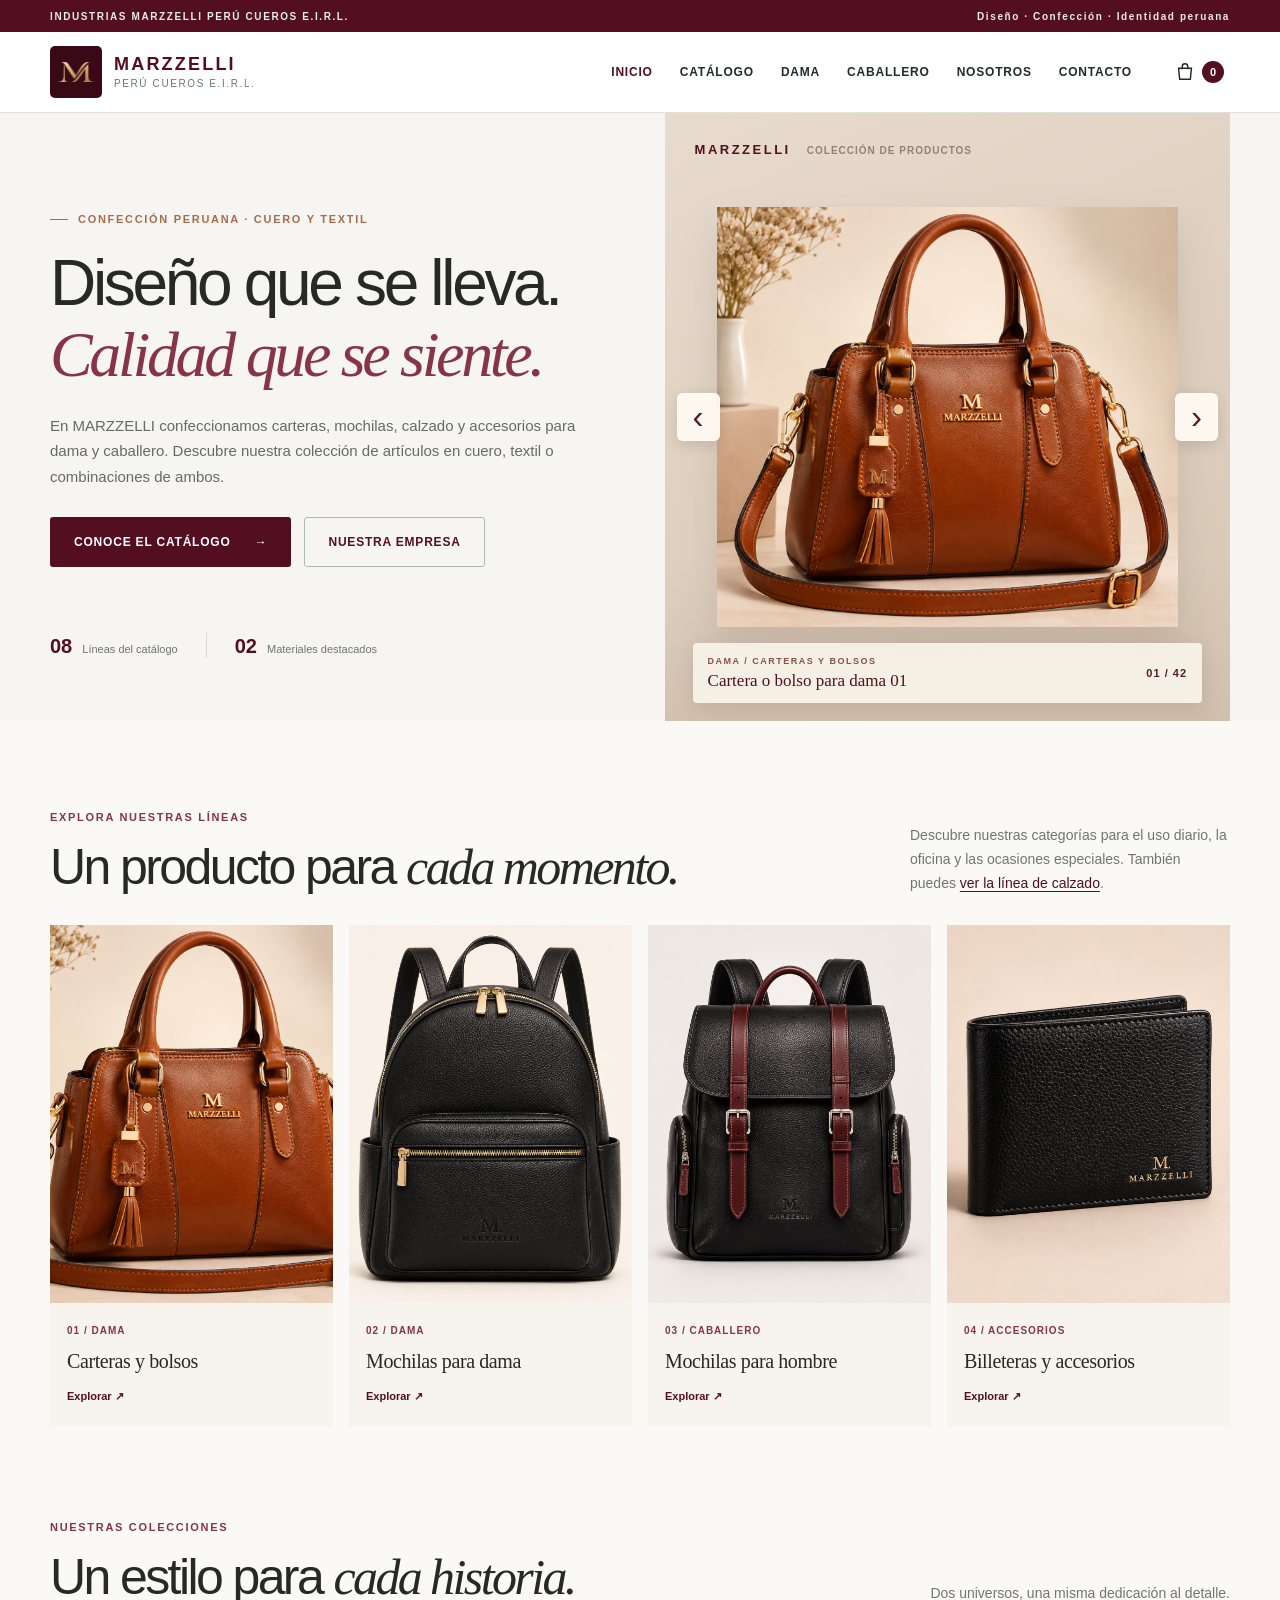
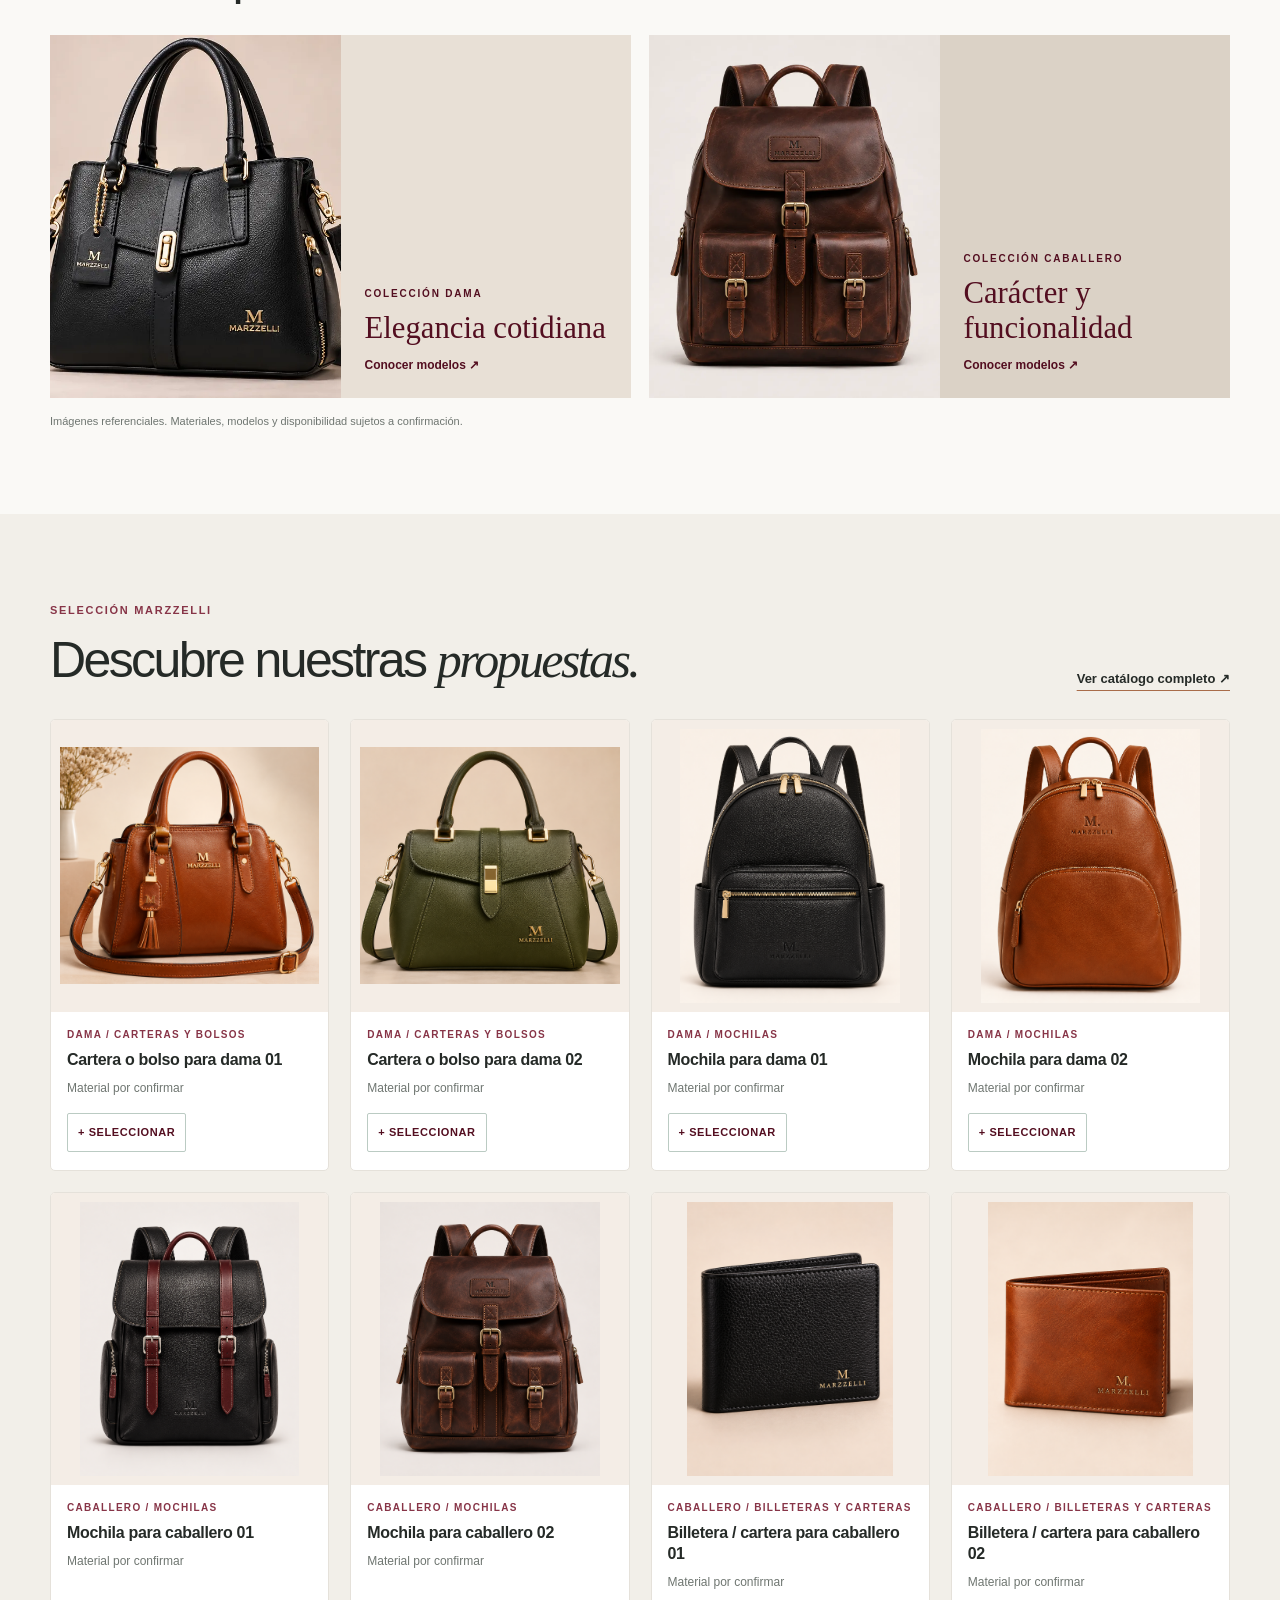
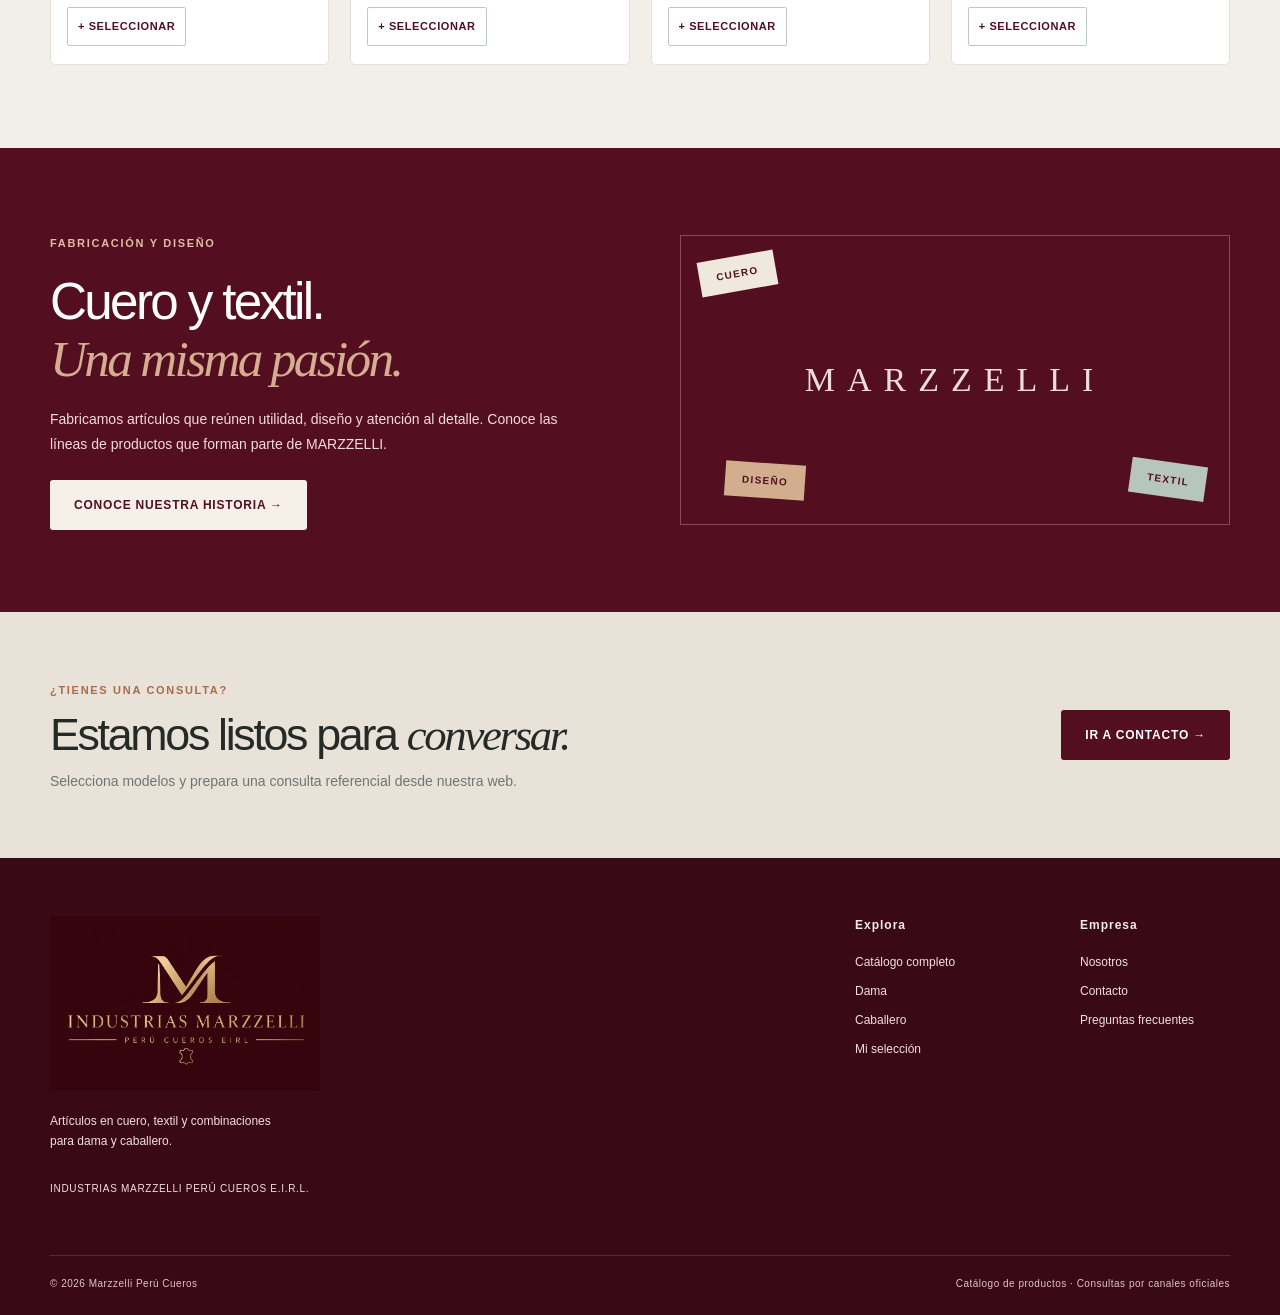
<file: index.html>
<!doctype html>
<html lang="es"><head><meta charset="utf-8"><meta name="viewport" content="width=device-width, initial-scale=1"><meta name="theme-color" content="#4D0C1A"><meta name="description" content="Fabricación peruana de carteras, mochilas, billeteras, correas, calzado y accesorios de cuero y textil."><title>Inicio | MARZZELLI Perú Cueros</title><link rel="icon" href="assets/img/identidad/marzzelli-emblema.svg" type="image/svg+xml"><link rel="stylesheet" href="styles.css"><script src="catalogo-fotos.js" defer></script><script src="script.js" defer></script></head><body data-page="inicio"><a class="skip" href="#principal">Ir al contenido principal</a><div class="announcement"><div class="container announcement-inner"><span>INDUSTRIAS MARZZELLI PERÚ CUEROS E.I.R.L.</span><span>Diseño · Confección · Identidad peruana</span></div></div>
<header class="site-header"><div class="container header-wrap">
  <a href="index.html" class="logo" aria-label="Industrias MARZZELLI, volver a inicio"><span class="brand-mark" aria-hidden="true"><img src="assets/img/identidad/marzzelli-monograma-dorado.png" alt=""></span><span class="logo-letters"><strong>MARZZELLI</strong><small>PERÚ CUEROS E.I.R.L.</small></span></a>
  <nav class="main-nav" id="siteNav" aria-label="Navegación principal">
    <a data-nav="inicio" href="index.html">Inicio</a><a data-nav="catalogo" href="catalogo.html">Catálogo</a><a data-nav="dama" href="dama.html">Dama</a><a data-nav="caballero" href="caballero.html">Caballero</a><a data-nav="nosotros" href="nosotros.html">Nosotros</a><a data-nav="contacto" href="contacto.html">Contacto</a>
  </nav>
  <div class="head-actions"><a href="seleccion.html" class="selection-link" aria-label="Ver mi selección de productos"><svg viewBox="0 0 24 24" width="22" height="22" fill="none" stroke="currentColor" stroke-width="1.6" aria-hidden="true"><path d="M5 8h14l-1.2 12H6.2L5 8Z"/><path d="M9 9V6a3 3 0 016 0v3"/></svg><span id="selectionCount" class="selection-count">0</span></a><button type="button" class="nav-toggle" id="navToggle" aria-label="Abrir menú" aria-expanded="false" aria-controls="siteNav"><span></span><span></span><span></span></button></div>
</div></header><main id="principal">
<section class="hero" aria-label="Productos MARZZELLI destacados">
  <div class="container hero-grid">
    <div class="hero-text">
      <span class="eyebrow"><span class="dash"></span> CONFECCIÓN PERUANA · CUERO Y TEXTIL</span>
      <h1>Diseño que se lleva.<br><em>Calidad que se siente.</em></h1>
      <p>En MARZZELLI confeccionamos carteras, mochilas, calzado y accesorios para dama y caballero. Descubre nuestra colección de artículos en cuero, textil o combinaciones de ambos.</p>
      <div class="hero-buttons">
        <a class="btn btn-dark" href="catalogo.html">Conoce el catálogo <span aria-hidden="true">→</span></a>
        <a class="btn btn-outline" href="nosotros.html">Nuestra empresa</a>
      </div>
      <div class="hero-micro">
        <span><b>08</b> Líneas del catálogo</span><span class="divider-vertical"></span>
        <span><b>02</b> Materiales destacados</span>
      </div>
    </div>
    <div class="hero-visual hero-carousel" id="heroCarousel" aria-roledescription="carrusel" aria-label="Productos destacados de MARZZELLI" tabindex="0">
      <div class="hero-photo-caption">MARZZELLI <span>COLECCIÓN DE PRODUCTOS</span></div>
      <div class="hero-circle" aria-hidden="true"></div>
      <a id="heroCarouselLink" class="hero-slide-link" href="catalogo.html" aria-label="Ver producto destacado">
        <img id="heroCarouselImage" data-hero-image src="assets/img/productos/mochila.svg" alt="Imagen referencial de producto MARZZELLI" width="800" height="900" fetchpriority="high">
      </a>
      <button type="button" class="carousel-arrow carousel-prev" id="heroPrev" aria-label="Ver producto anterior" title="Anterior">&#8249;</button>
      <button type="button" class="carousel-arrow carousel-next" id="heroNext" aria-label="Ver producto siguiente" title="Siguiente">&#8250;</button>
      <div class="hero-product-meta" aria-live="polite" aria-atomic="true">
        <span class="hero-product-category" id="heroProductCategory">COLECCIÓN MARZZELLI</span>
        <strong class="hero-product-name" id="heroProductName">Descubre nuestros productos</strong>
        <span class="hero-product-count" id="heroProductCount">01 / 01</span>
      </div>
    </div>
  </div>
</section>
<section class="section"><div class="container"><div class="section-head"><div><span class="eyebrow">EXPLORA NUESTRAS LÍNEAS</span><h2>Un producto para <em>cada momento.</em></h2></div><p>Descubre nuestras categorías para el uso diario, la oficina y las ocasiones especiales. También puedes <a href="catalogo.html?categoria=calzado">ver la línea de calzado</a>.</p></div><div class="category-tiles">
<a href="catalogo.html?categoria=carteras" class="category-tile"><img data-category-image="carteras" data-category-gender="Dama" src="assets/img/identidad/coleccion-dama.webp" alt="Cartera para dama, diseño referencial MARZZELLI" loading="lazy"><div><span>01 / DAMA</span><h3>Carteras y bolsos</h3><b>Explorar ↗</b></div></a>
<a href="catalogo.html?categoria=mochilas&genero=Dama" class="category-tile"><img data-category-image="mochilas" data-category-gender="Dama" src="assets/img/productos/mochila.svg" alt="Mochilas para dama" loading="lazy"><div><span>02 / DAMA</span><h3>Mochilas para dama</h3><b>Explorar ↗</b></div></a>
<a href="catalogo.html?categoria=mochilas&genero=Caballero" class="category-tile"><img data-category-image="mochilas" data-category-gender="Caballero" src="assets/img/identidad/coleccion-caballero.webp" alt="Mochilas para caballero" loading="lazy"><div><span>03 / CABALLERO</span><h3>Mochilas para hombre</h3><b>Explorar ↗</b></div></a>
<a href="catalogo.html?categoria=accesorios&genero=Caballero" class="category-tile"><img data-category-image="accesorios" data-category-gender="Caballero" src="assets/img/productos/billetera.svg" alt="Billeteras y accesorios para caballero" loading="lazy"><div><span>04 / ACCESORIOS</span><h3>Billeteras y accesorios</h3><b>Explorar ↗</b></div></a>
</div></div></section>
<section class="section collections-v3" aria-labelledby="collectionsTitle"><div class="container"><div class="section-head"><div><span class="eyebrow">NUESTRAS COLECCIONES</span><h2 id="collectionsTitle">Un estilo para <em>cada historia.</em></h2></div><p>Dos universos, una misma dedicación al detalle.</p></div>
<div class="collections-v3-grid">
<a class="collection-v3-card" href="dama.html"><img src="assets/img/identidad/coleccion-dama.webp" alt="Cartera de cuero de inspiración femenina MARZZELLI" loading="lazy"><div><span>COLECCIÓN DAMA</span><h3>Elegancia cotidiana</h3><strong>Conocer modelos ↗</strong></div></a>
<a class="collection-v3-card" href="caballero.html"><img src="assets/img/identidad/coleccion-caballero.webp" alt="Mochila de cuero de inspiración masculina MARZZELLI" loading="lazy"><div><span>COLECCIÓN CABALLERO</span><h3>Carácter y funcionalidad</h3><strong>Conocer modelos ↗</strong></div></a>
</div><p class="collection-note">Imágenes referenciales. Materiales, modelos y disponibilidad sujetos a confirmación.</p></div></section>
<section class="section section-cream"><div class="container"><div class="section-head"><div><span class="eyebrow">SELECCIÓN MARZZELLI</span><h2>Descubre nuestras <em>propuestas.</em></h2></div><a class="underline-link" href="catalogo.html">Ver catálogo completo ↗</a></div><div id="featuredGrid" class="product-grid"></div></div></section>
<section class="story-strip"><div class="container story-grid"><div><span class="eyebrow eyebrow-light">FABRICACIÓN Y DISEÑO</span><h2>Cuero y textil.<br><em>Una misma pasión.</em></h2><p>Fabricamos artículos que reúnen utilidad, diseño y atención al detalle. Conoce las líneas de productos que forman parte de MARZZELLI.</p><a class="btn btn-light" href="nosotros.html">Conoce nuestra historia →</a></div><div class="story-graphic"><span>MARZZELLI</span><div class="material-chip chip-leather">CUERO</div><div class="material-chip chip-textile">TEXTIL</div><div class="material-chip chip-design">DISEÑO</div></div></div></section>
<section class="cta-section"><div class="container cta-inner"><div><span class="eyebrow">¿TIENES UNA CONSULTA?</span><h2>Estamos listos para <em>conversar.</em></h2><p>Selecciona modelos y prepara una consulta referencial desde nuestra web.</p></div><a class="btn btn-dark" href="contacto.html">Ir a contacto →</a></div></section>
</main><footer class="footer"><div class="container"><div class="footer-top"><div><a class="footer-brand" href="index.html" aria-label="MARZZELLI, inicio"><img src="assets/img/identidad/marzzelli-logo-original.webp" class="footer-logo" alt="Industrias MARZZELLI Perú Cueros E.I.R.L."></a><p>Artículos en cuero, textil y combinaciones<br>para dama y caballero.</p><p class="legal-name">INDUSTRIAS MARZZELLI PERÚ CUEROS E.I.R.L.</p></div><div class="footer-links"><div><strong>Explora</strong><a href="catalogo.html">Catálogo completo</a><a href="dama.html">Dama</a><a href="caballero.html">Caballero</a><a href="seleccion.html">Mi selección</a></div><div><strong>Empresa</strong><a href="nosotros.html">Nosotros</a><a href="contacto.html">Contacto</a><a href="preguntas.html">Preguntas frecuentes</a></div></div></div><div class="footer-bottom"><span>© <span data-year></span> Marzzelli Perú Cueros</span><span>Catálogo de productos · Consultas por canales oficiales</span></div></div></footer>
<div class="toast" id="toast" role="status" aria-live="polite"></div></body></html>
</file>
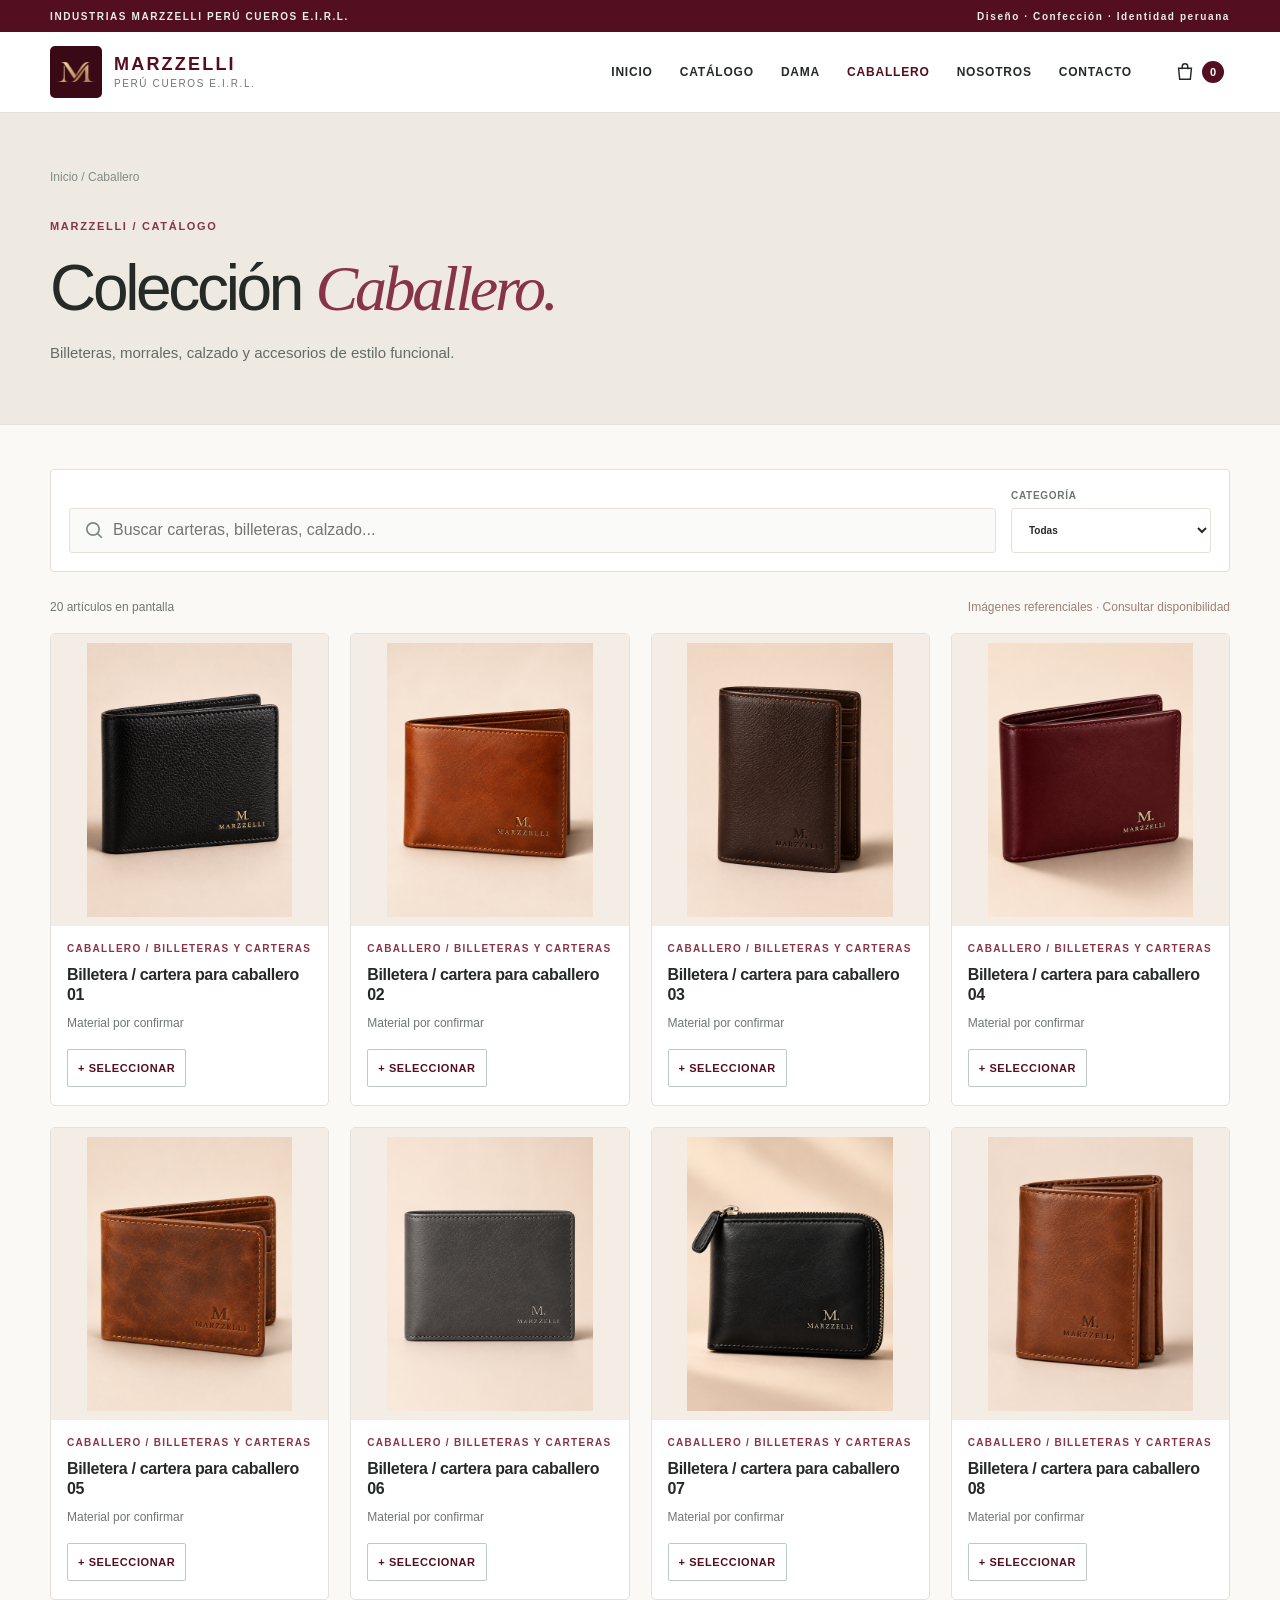
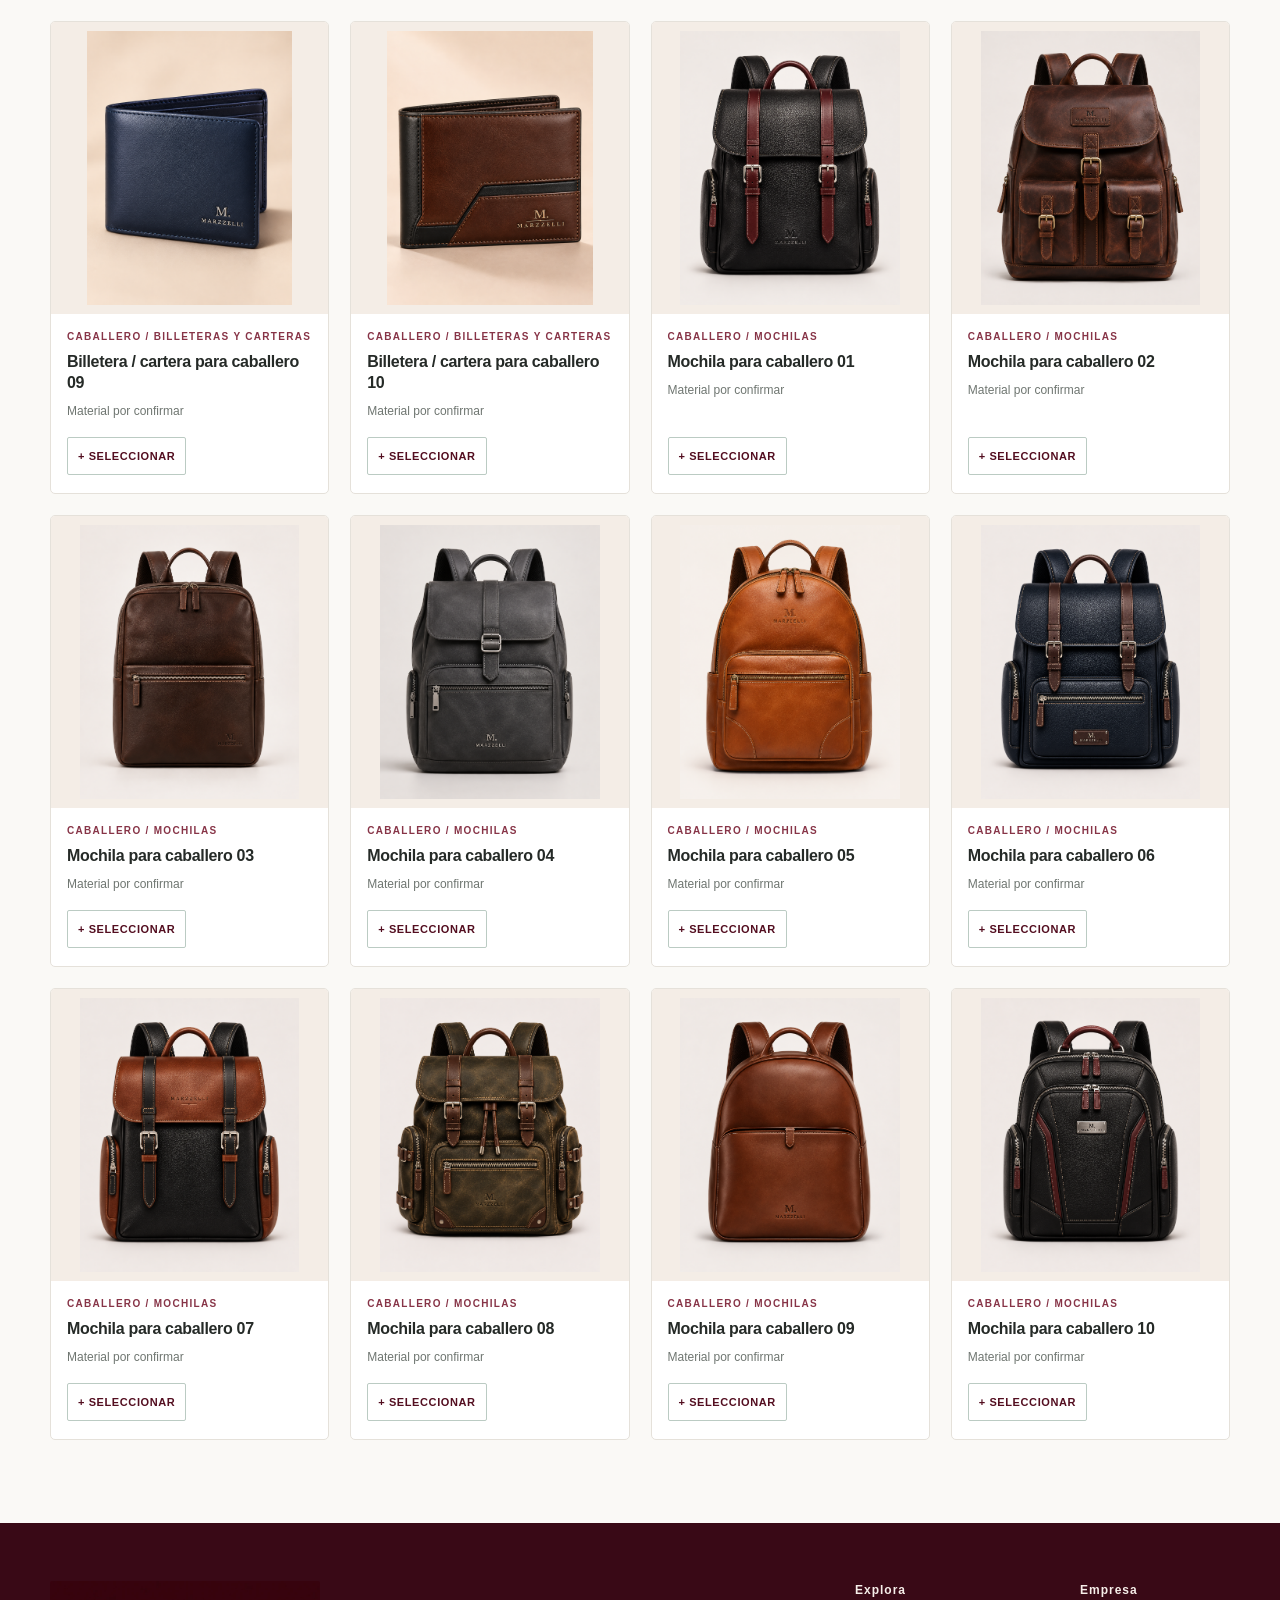
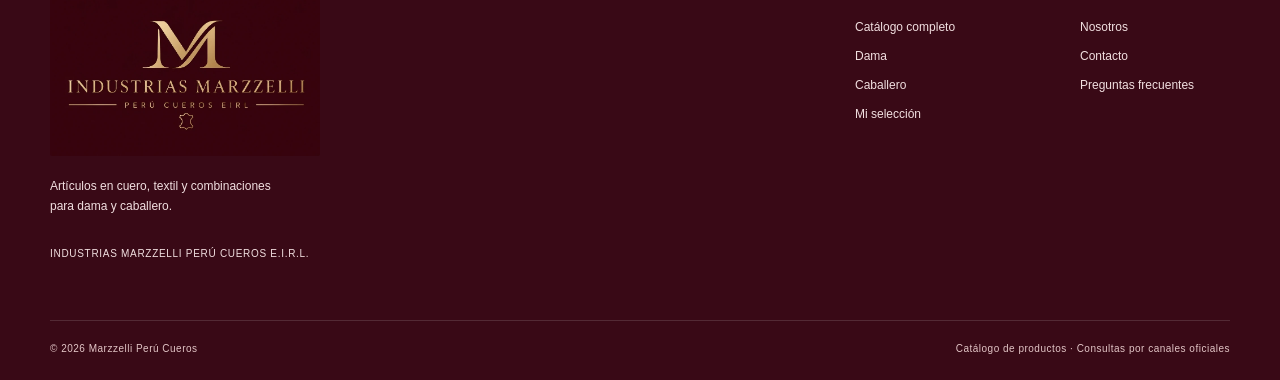
<file: caballero.html>
<!doctype html>
<html lang="es"><head><meta charset="utf-8"><meta name="viewport" content="width=device-width, initial-scale=1"><meta name="theme-color" content="#4D0C1A"><meta name="description" content="Billeteras, morrales, calzado y accesorios de estilo funcional."><title>Caballero | MARZZELLI Perú Cueros</title><link rel="icon" href="assets/img/identidad/marzzelli-emblema.svg" type="image/svg+xml"><link rel="stylesheet" href="styles.css"><script src="catalogo-fotos.js" defer></script><script src="script.js" defer></script></head><body data-page="caballero"><a class="skip" href="#principal">Ir al contenido principal</a><div class="announcement"><div class="container announcement-inner"><span>INDUSTRIAS MARZZELLI PERÚ CUEROS E.I.R.L.</span><span>Diseño · Confección · Identidad peruana</span></div></div>
<header class="site-header"><div class="container header-wrap">
  <a href="index.html" class="logo" aria-label="Industrias MARZZELLI, volver a inicio"><span class="brand-mark" aria-hidden="true"><img src="assets/img/identidad/marzzelli-monograma-dorado.png" alt=""></span><span class="logo-letters"><strong>MARZZELLI</strong><small>PERÚ CUEROS E.I.R.L.</small></span></a>
  <nav class="main-nav" id="siteNav" aria-label="Navegación principal">
    <a data-nav="inicio" href="index.html">Inicio</a><a data-nav="catalogo" href="catalogo.html">Catálogo</a><a data-nav="dama" href="dama.html">Dama</a><a data-nav="caballero" href="caballero.html">Caballero</a><a data-nav="nosotros" href="nosotros.html">Nosotros</a><a data-nav="contacto" href="contacto.html">Contacto</a>
  </nav>
  <div class="head-actions"><a href="seleccion.html" class="selection-link" aria-label="Ver mi selección de productos"><svg viewBox="0 0 24 24" width="22" height="22" fill="none" stroke="currentColor" stroke-width="1.6" aria-hidden="true"><path d="M5 8h14l-1.2 12H6.2L5 8Z"/><path d="M9 9V6a3 3 0 016 0v3"/></svg><span id="selectionCount" class="selection-count">0</span></a><button type="button" class="nav-toggle" id="navToggle" aria-label="Abrir menú" aria-expanded="false" aria-controls="siteNav"><span></span><span></span><span></span></button></div>
</div></header><main id="principal"><section class="page-hero"><div class="container"><div class="breadcrumb"><a href="index.html">Inicio</a> / <span>Caballero</span></div><span class="eyebrow">MARZZELLI / CATÁLOGO</span><h1>Colección <em>Caballero.</em></h1><p>Billeteras, morrales, calzado y accesorios de estilo funcional.</p></div></section><section class="section catalog-section"><div class="container"><div class="catalog-toolbar"><div class="search-wrap"><svg viewBox="0 0 24 24" width="20" height="20" fill="none" stroke="currentColor" stroke-width="2" aria-hidden="true"><circle cx="10.8" cy="10.8" r="7.4"/><path d="m16.3 16.3 5 5"/></svg><label class="sr-only" for="searchProducts">Buscar productos</label><input id="searchProducts" type="search" placeholder="Buscar carteras, billeteras, calzado..."></div><label class="filter-label">Categoría <select id="categorySelect"><option value="todos">Todas</option><option value="carteras">Carteras y bolsos</option><option value="mochilas">Mochilas y morrales</option><option value="calzado">Calzado</option><option value="accesorios">Accesorios</option></select></label></div><div class="catalog-row"><p id="resultCount" class="muted" aria-live="polite"></p><p class="reference-note">Imágenes referenciales · Consultar disponibilidad</p></div><div id="catalogGrid" class="product-grid"></div></div></section></main><footer class="footer"><div class="container"><div class="footer-top"><div><a class="footer-brand" href="index.html" aria-label="MARZZELLI, inicio"><img src="assets/img/identidad/marzzelli-logo-original.webp" class="footer-logo" alt="Industrias MARZZELLI Perú Cueros E.I.R.L."></a><p>Artículos en cuero, textil y combinaciones<br>para dama y caballero.</p><p class="legal-name">INDUSTRIAS MARZZELLI PERÚ CUEROS E.I.R.L.</p></div><div class="footer-links"><div><strong>Explora</strong><a href="catalogo.html">Catálogo completo</a><a href="dama.html">Dama</a><a href="caballero.html">Caballero</a><a href="seleccion.html">Mi selección</a></div><div><strong>Empresa</strong><a href="nosotros.html">Nosotros</a><a href="contacto.html">Contacto</a><a href="preguntas.html">Preguntas frecuentes</a></div></div></div><div class="footer-bottom"><span>© <span data-year></span> Marzzelli Perú Cueros</span><span>Catálogo de productos · Consultas por canales oficiales</span></div></div></footer>
<div class="toast" id="toast" role="status" aria-live="polite"></div></body></html>
</file>
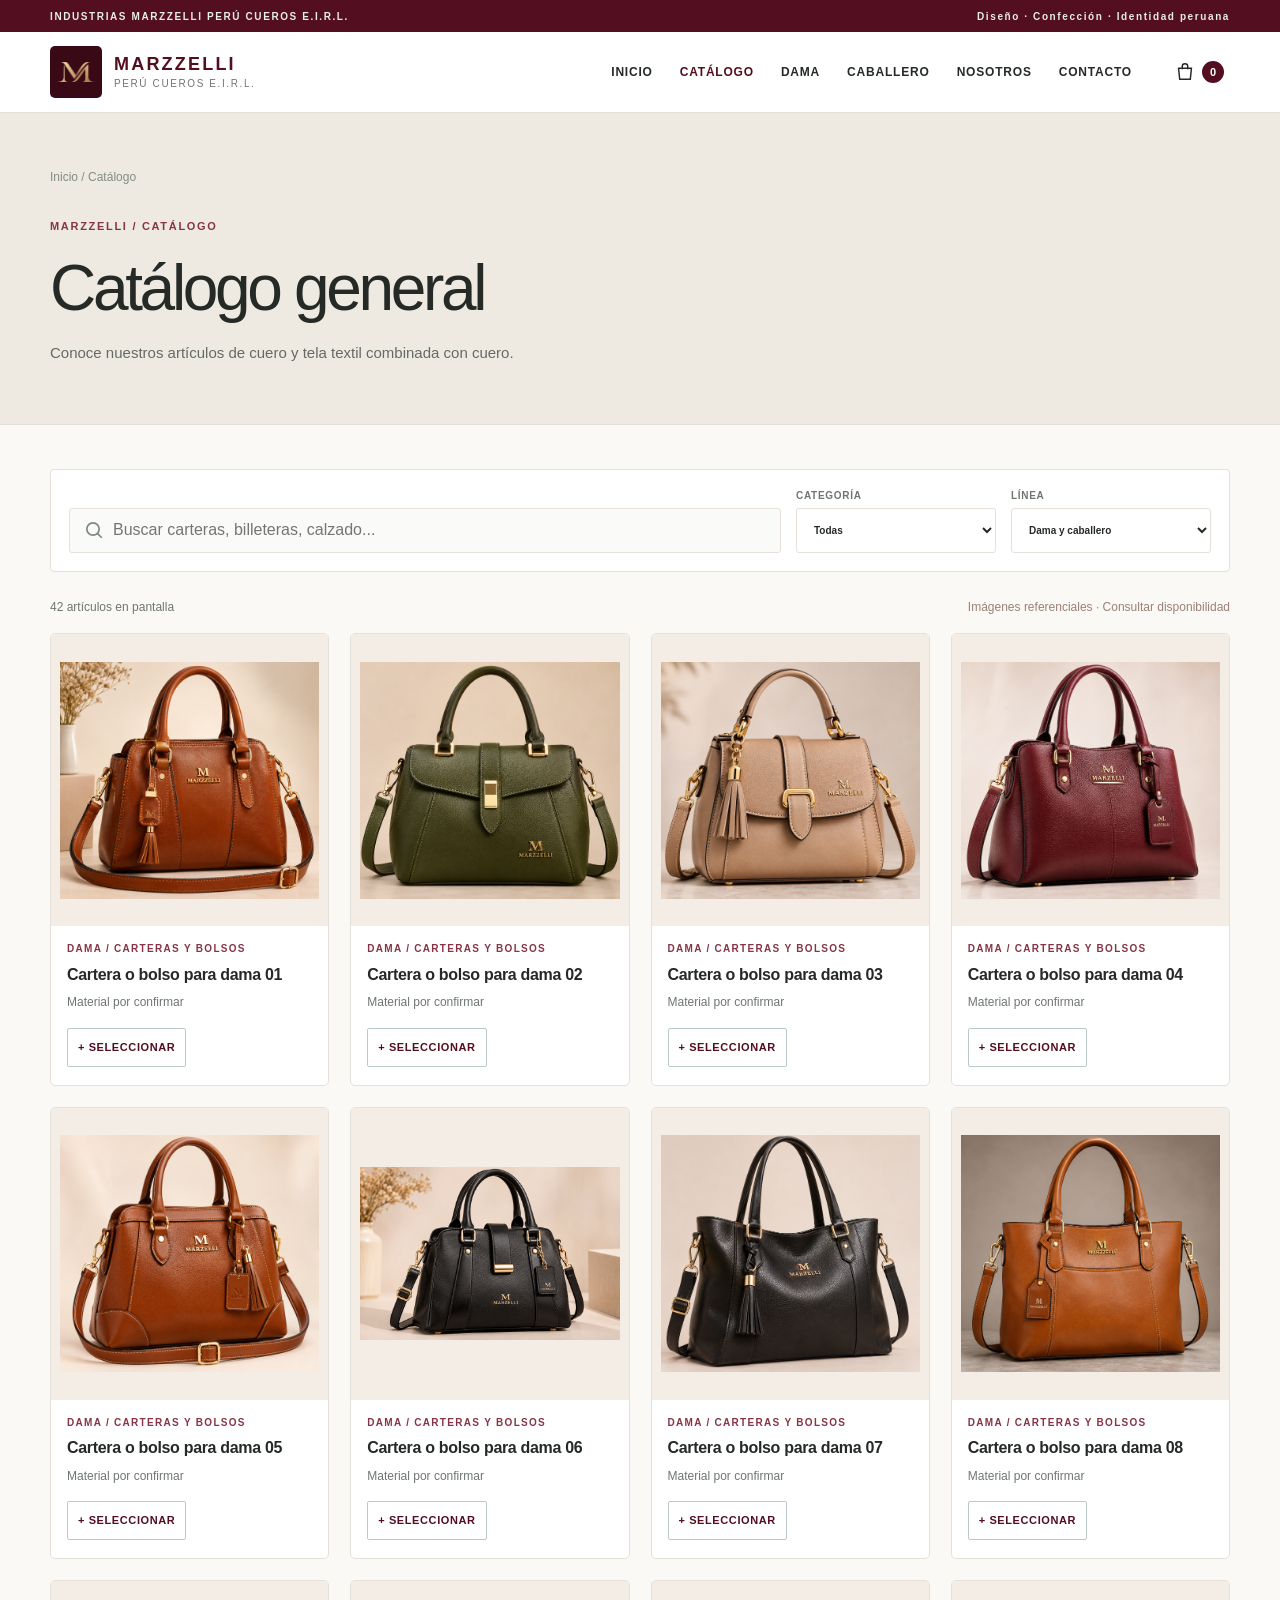
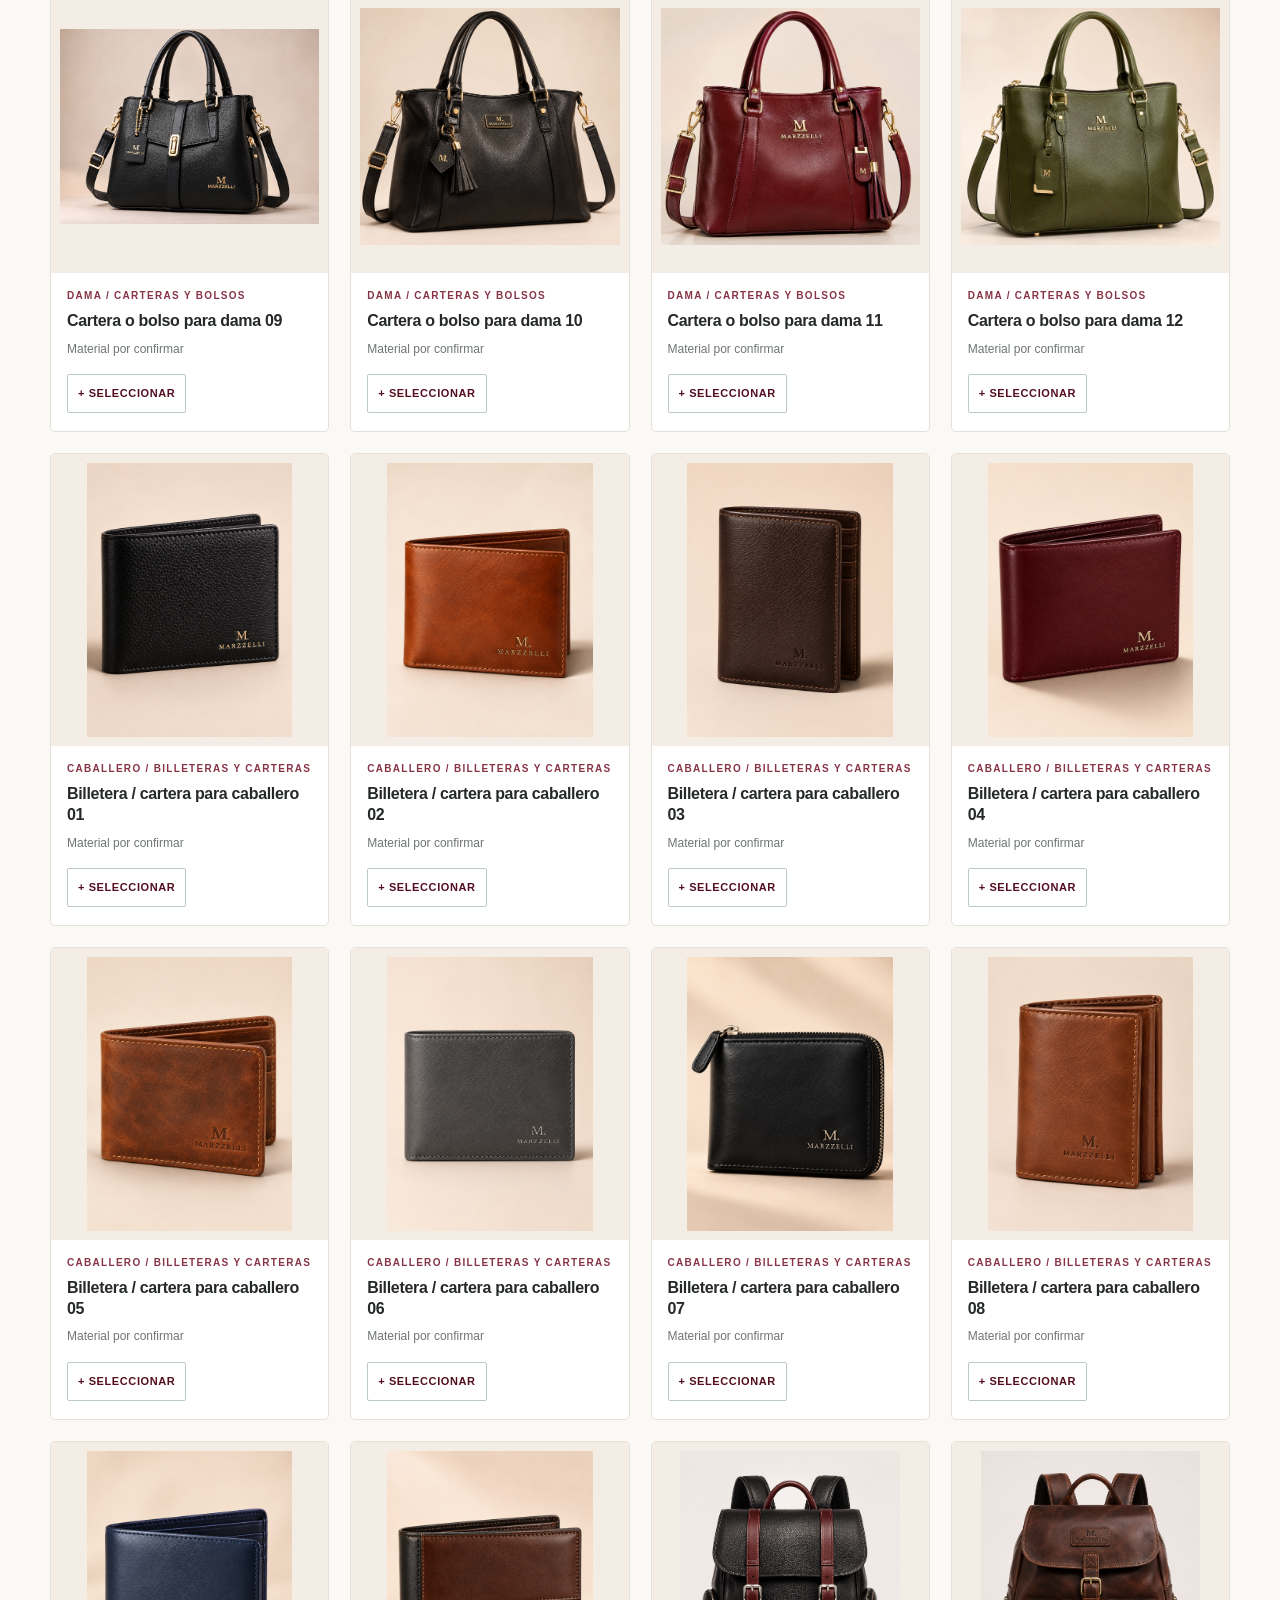
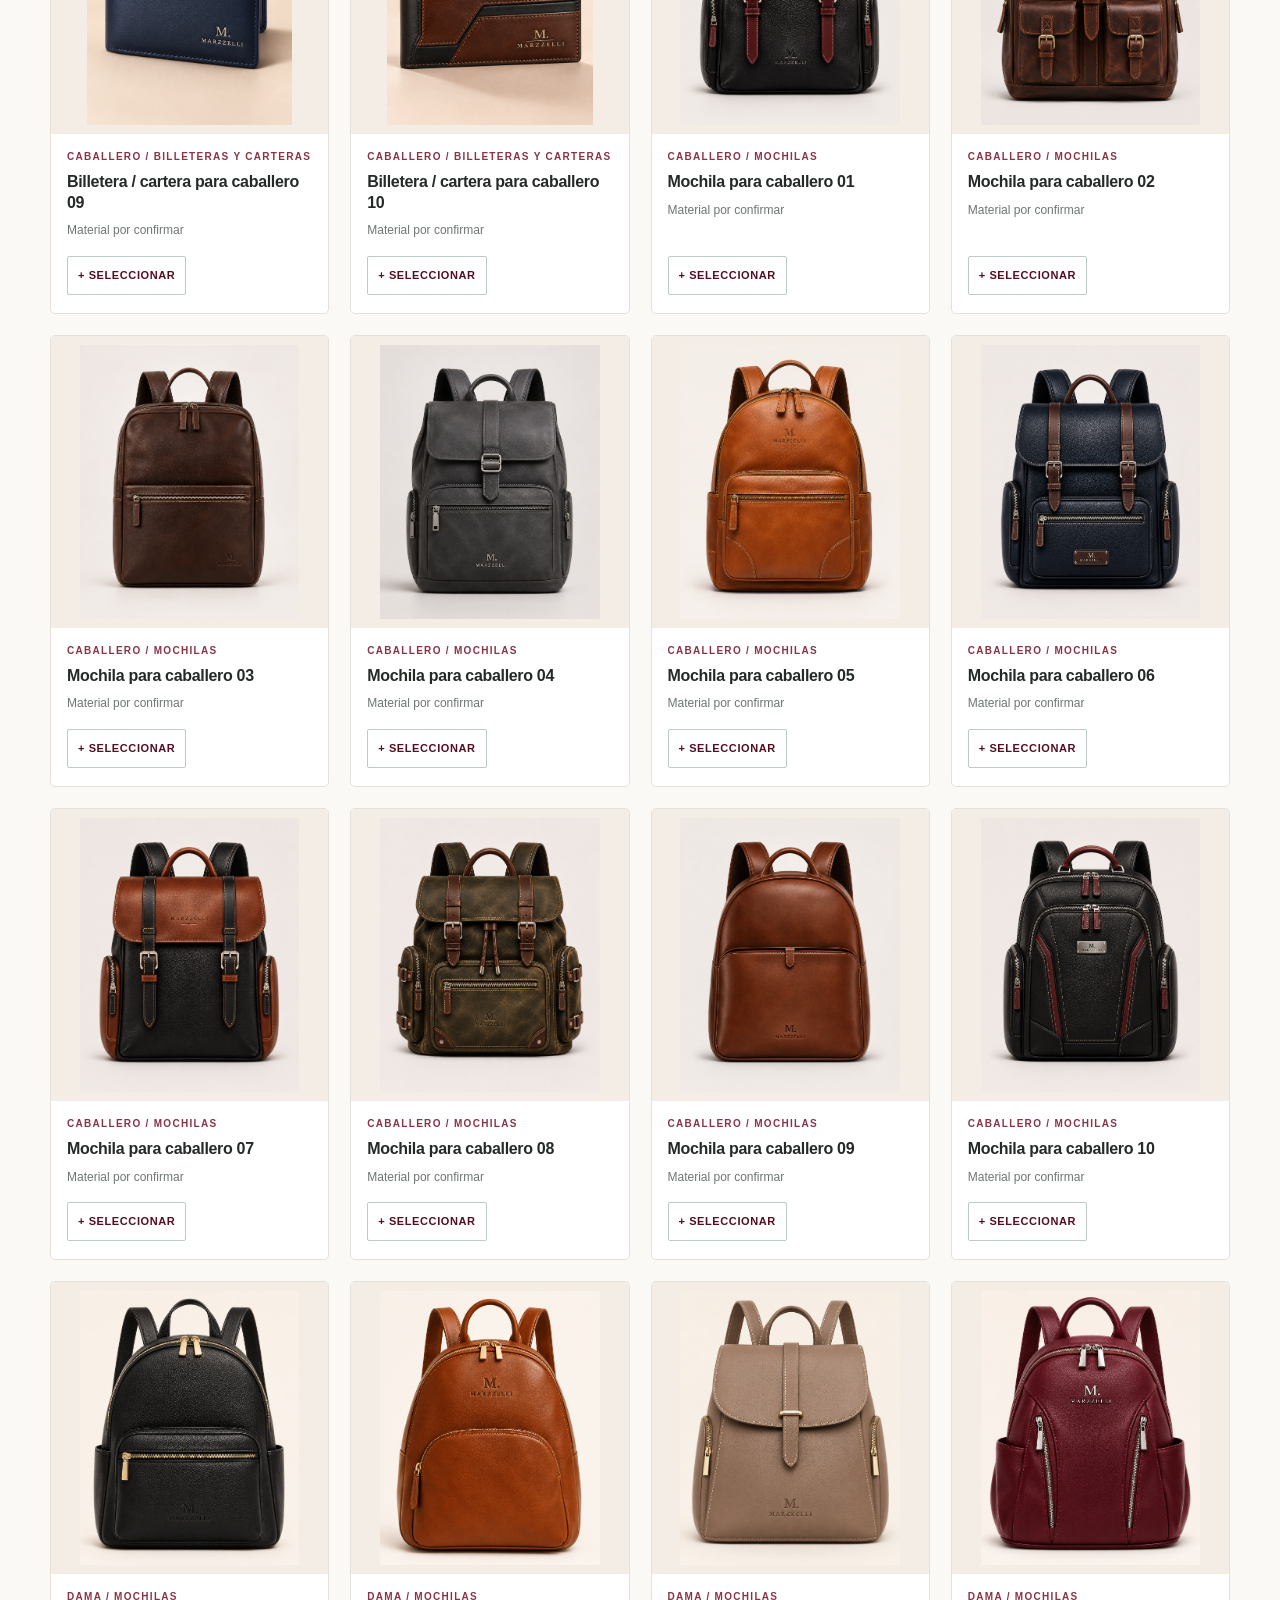
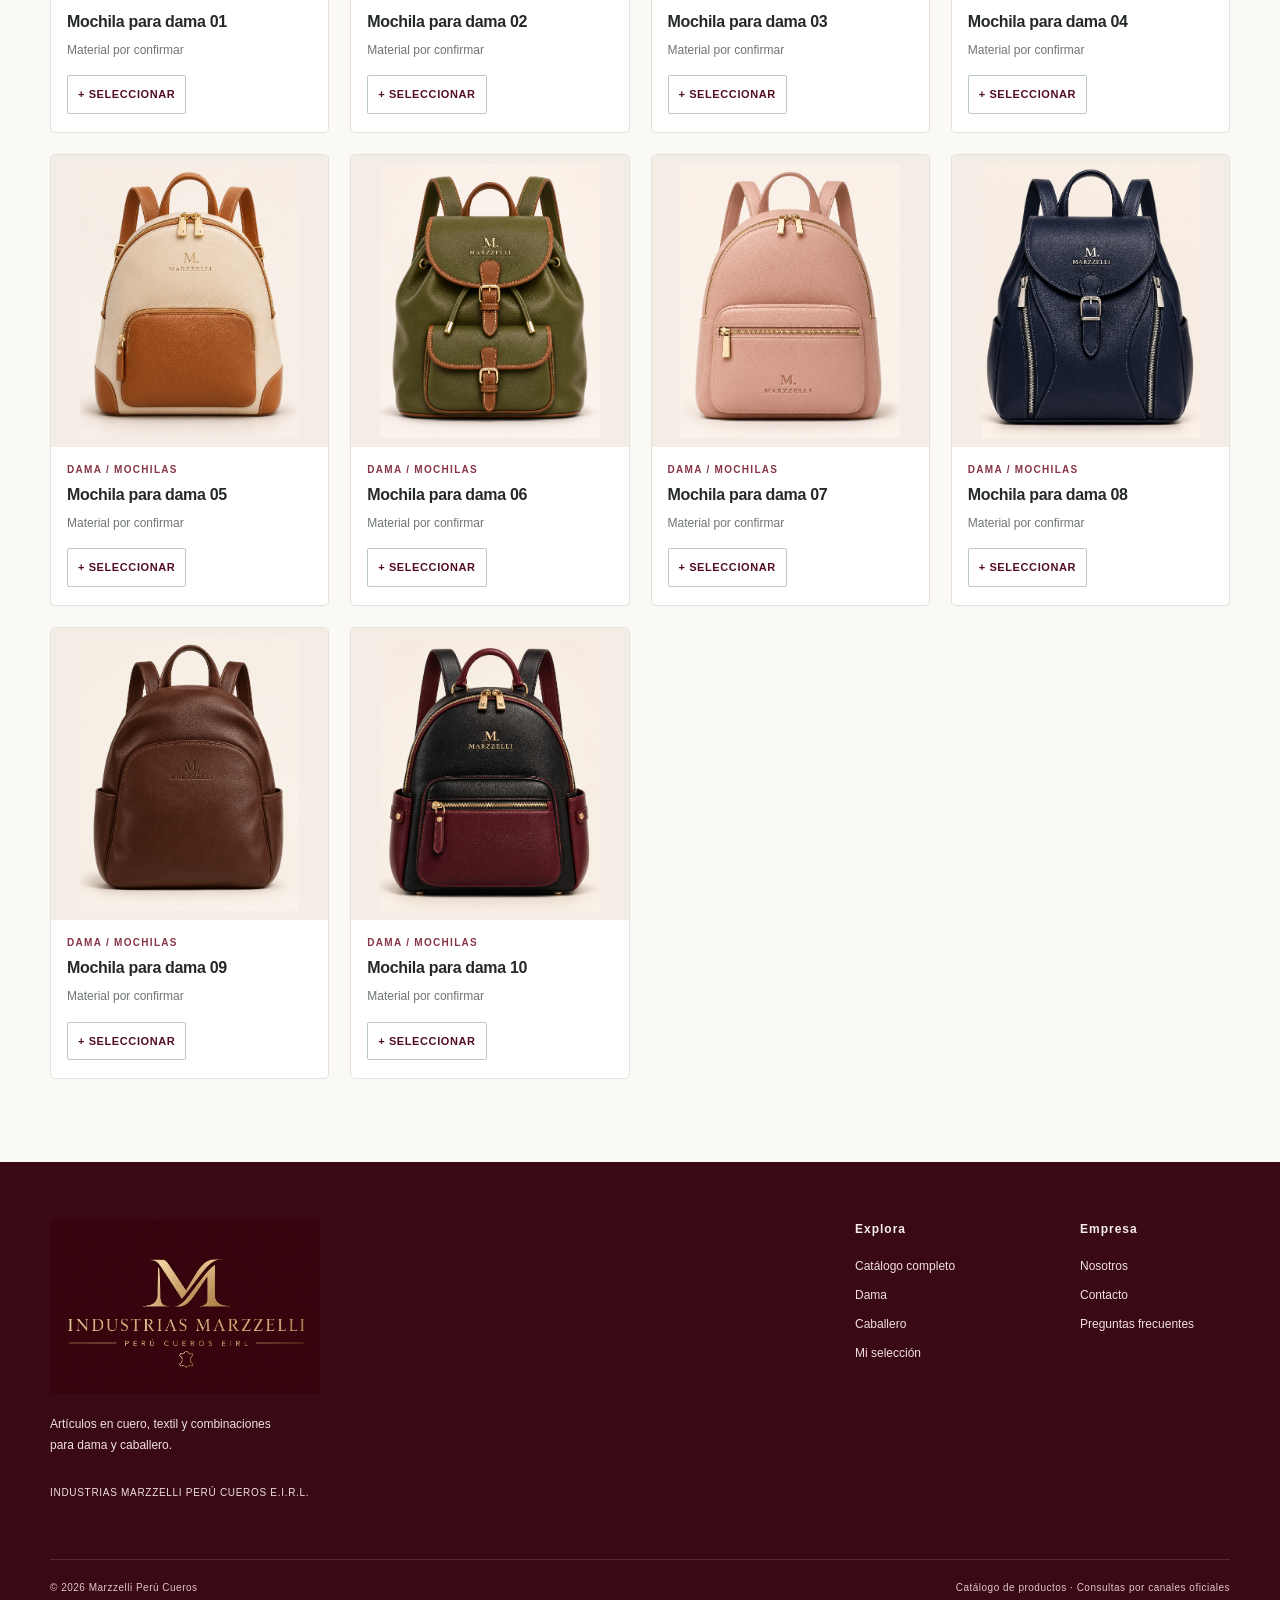
<file: catalogo.html>
<!doctype html>
<html lang="es"><head><meta charset="utf-8"><meta name="viewport" content="width=device-width, initial-scale=1"><meta name="theme-color" content="#4D0C1A"><meta name="description" content="Conoce nuestros artículos de cuero y tela textil combinada con cuero."><title>Catálogo | MARZZELLI Perú Cueros</title><link rel="icon" href="assets/img/identidad/marzzelli-emblema.svg" type="image/svg+xml"><link rel="stylesheet" href="styles.css"><script src="catalogo-fotos.js" defer></script><script src="script.js" defer></script></head><body data-page="catalogo"><a class="skip" href="#principal">Ir al contenido principal</a><div class="announcement"><div class="container announcement-inner"><span>INDUSTRIAS MARZZELLI PERÚ CUEROS E.I.R.L.</span><span>Diseño · Confección · Identidad peruana</span></div></div>
<header class="site-header"><div class="container header-wrap">
  <a href="index.html" class="logo" aria-label="Industrias MARZZELLI, volver a inicio"><span class="brand-mark" aria-hidden="true"><img src="assets/img/identidad/marzzelli-monograma-dorado.png" alt=""></span><span class="logo-letters"><strong>MARZZELLI</strong><small>PERÚ CUEROS E.I.R.L.</small></span></a>
  <nav class="main-nav" id="siteNav" aria-label="Navegación principal">
    <a data-nav="inicio" href="index.html">Inicio</a><a data-nav="catalogo" href="catalogo.html">Catálogo</a><a data-nav="dama" href="dama.html">Dama</a><a data-nav="caballero" href="caballero.html">Caballero</a><a data-nav="nosotros" href="nosotros.html">Nosotros</a><a data-nav="contacto" href="contacto.html">Contacto</a>
  </nav>
  <div class="head-actions"><a href="seleccion.html" class="selection-link" aria-label="Ver mi selección de productos"><svg viewBox="0 0 24 24" width="22" height="22" fill="none" stroke="currentColor" stroke-width="1.6" aria-hidden="true"><path d="M5 8h14l-1.2 12H6.2L5 8Z"/><path d="M9 9V6a3 3 0 016 0v3"/></svg><span id="selectionCount" class="selection-count">0</span></a><button type="button" class="nav-toggle" id="navToggle" aria-label="Abrir menú" aria-expanded="false" aria-controls="siteNav"><span></span><span></span><span></span></button></div>
</div></header><main id="principal"><section class="page-hero"><div class="container"><div class="breadcrumb"><a href="index.html">Inicio</a> / <span>Catálogo</span></div><span class="eyebrow">MARZZELLI / CATÁLOGO</span><h1>Catálogo general</h1><p>Conoce nuestros artículos de cuero y tela textil combinada con cuero.</p></div></section><section class="section catalog-section"><div class="container"><div class="catalog-toolbar"><div class="search-wrap"><svg viewBox="0 0 24 24" width="20" height="20" fill="none" stroke="currentColor" stroke-width="2" aria-hidden="true"><circle cx="10.8" cy="10.8" r="7.4"/><path d="m16.3 16.3 5 5"/></svg><label class="sr-only" for="searchProducts">Buscar productos</label><input id="searchProducts" type="search" placeholder="Buscar carteras, billeteras, calzado..."></div><label class="filter-label">Categoría <select id="categorySelect"><option value="todos">Todas</option><option value="carteras">Carteras y bolsos</option><option value="mochilas">Mochilas y morrales</option><option value="calzado">Calzado</option><option value="accesorios">Accesorios</option></select></label><label class="filter-label">Línea <select id="genderSelect"><option value="todos">Dama y caballero</option><option value="Dama">Dama</option><option value="Caballero">Caballero</option><option value="Unisex">Unisex</option></select></label></div><div class="catalog-row"><p id="resultCount" class="muted" aria-live="polite"></p><p class="reference-note">Imágenes referenciales · Consultar disponibilidad</p></div><div id="catalogGrid" class="product-grid"></div></div></section></main><footer class="footer"><div class="container"><div class="footer-top"><div><a class="footer-brand" href="index.html" aria-label="MARZZELLI, inicio"><img src="assets/img/identidad/marzzelli-logo-original.webp" class="footer-logo" alt="Industrias MARZZELLI Perú Cueros E.I.R.L."></a><p>Artículos en cuero, textil y combinaciones<br>para dama y caballero.</p><p class="legal-name">INDUSTRIAS MARZZELLI PERÚ CUEROS E.I.R.L.</p></div><div class="footer-links"><div><strong>Explora</strong><a href="catalogo.html">Catálogo completo</a><a href="dama.html">Dama</a><a href="caballero.html">Caballero</a><a href="seleccion.html">Mi selección</a></div><div><strong>Empresa</strong><a href="nosotros.html">Nosotros</a><a href="contacto.html">Contacto</a><a href="preguntas.html">Preguntas frecuentes</a></div></div></div><div class="footer-bottom"><span>© <span data-year></span> Marzzelli Perú Cueros</span><span>Catálogo de productos · Consultas por canales oficiales</span></div></div></footer>
<div class="toast" id="toast" role="status" aria-live="polite"></div></body></html>
</file>
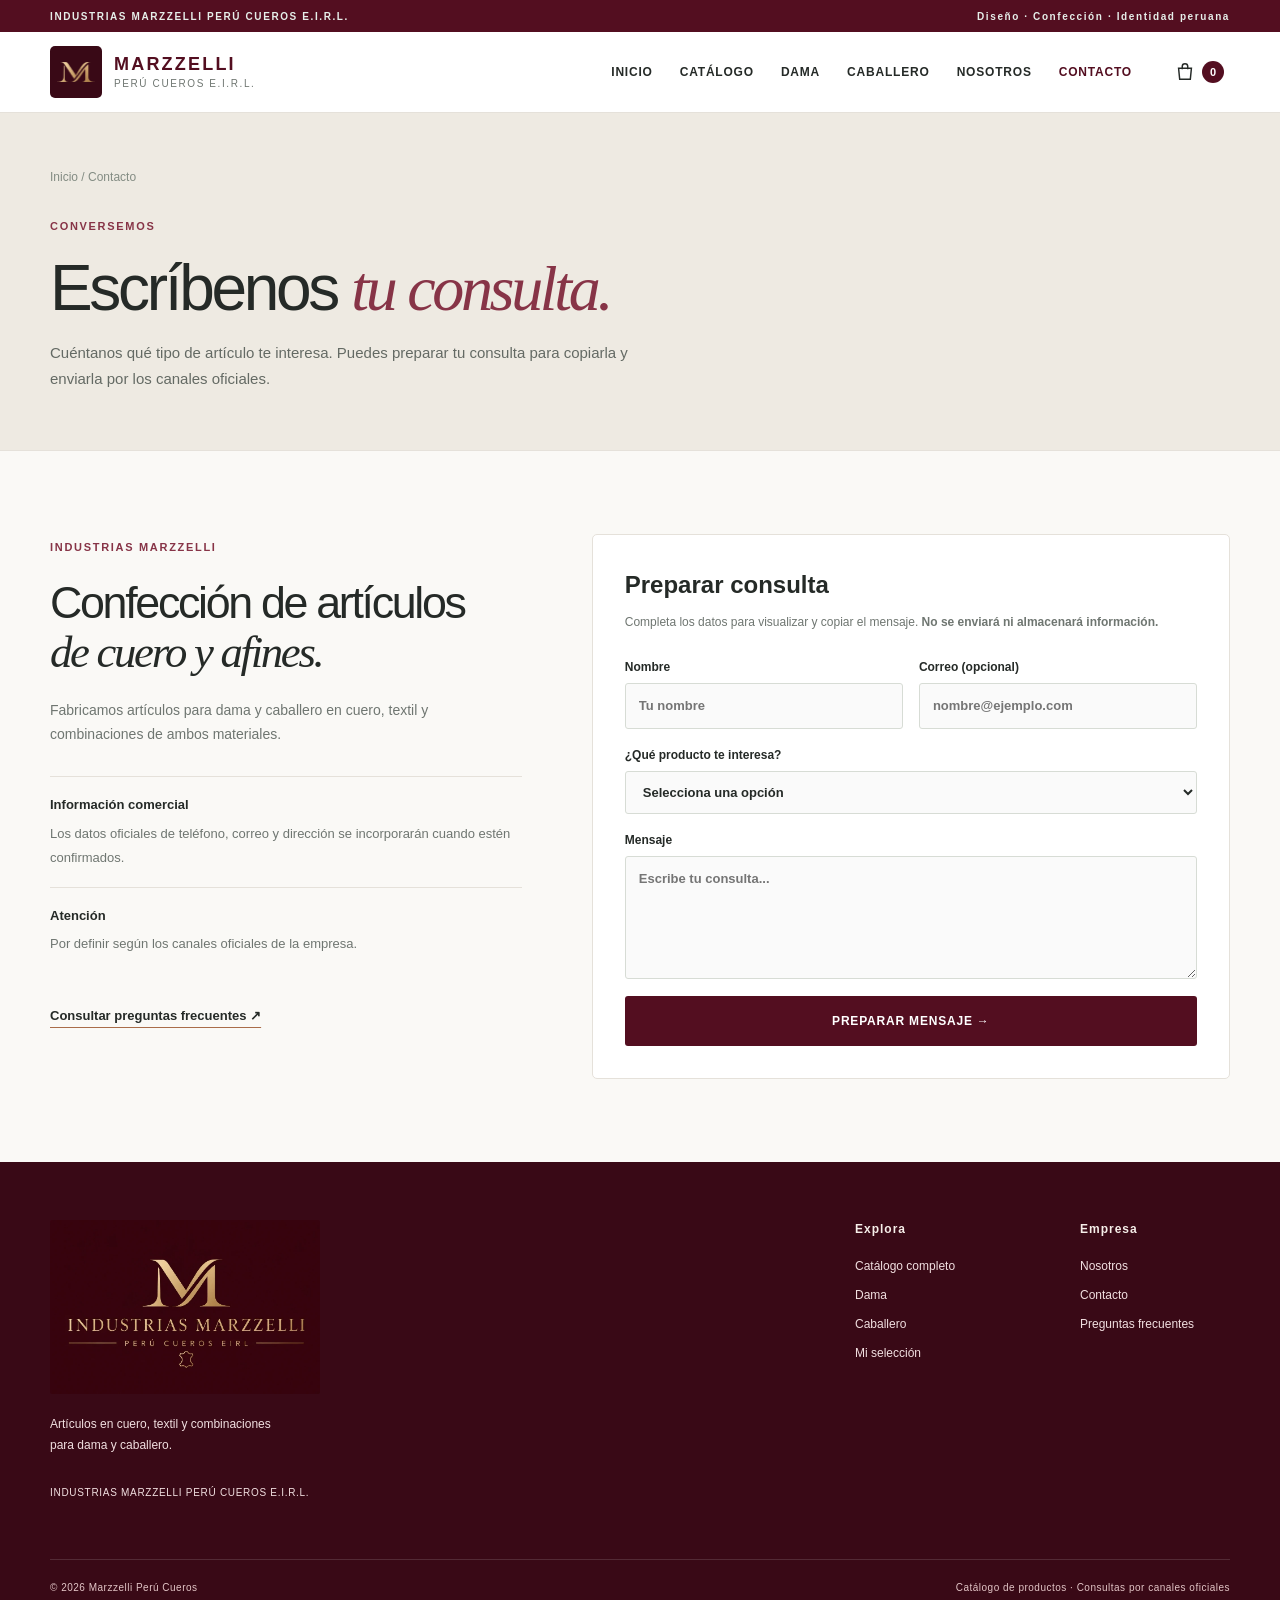
<file: contacto.html>
<!doctype html>
<html lang="es"><head><meta charset="utf-8"><meta name="viewport" content="width=device-width, initial-scale=1"><meta name="theme-color" content="#4D0C1A"><meta name="description" content="Contacto e información de Industrias Marzzelli Perú Cueros."><title>Contacto | MARZZELLI Perú Cueros</title><link rel="icon" href="assets/img/identidad/marzzelli-emblema.svg" type="image/svg+xml"><link rel="stylesheet" href="styles.css"><script src="catalogo-fotos.js" defer></script><script src="script.js" defer></script></head><body data-page="contacto"><a class="skip" href="#principal">Ir al contenido principal</a><div class="announcement"><div class="container announcement-inner"><span>INDUSTRIAS MARZZELLI PERÚ CUEROS E.I.R.L.</span><span>Diseño · Confección · Identidad peruana</span></div></div>
<header class="site-header"><div class="container header-wrap">
  <a href="index.html" class="logo" aria-label="Industrias MARZZELLI, volver a inicio"><span class="brand-mark" aria-hidden="true"><img src="assets/img/identidad/marzzelli-monograma-dorado.png" alt=""></span><span class="logo-letters"><strong>MARZZELLI</strong><small>PERÚ CUEROS E.I.R.L.</small></span></a>
  <nav class="main-nav" id="siteNav" aria-label="Navegación principal">
    <a data-nav="inicio" href="index.html">Inicio</a><a data-nav="catalogo" href="catalogo.html">Catálogo</a><a data-nav="dama" href="dama.html">Dama</a><a data-nav="caballero" href="caballero.html">Caballero</a><a data-nav="nosotros" href="nosotros.html">Nosotros</a><a data-nav="contacto" href="contacto.html">Contacto</a>
  </nav>
  <div class="head-actions"><a href="seleccion.html" class="selection-link" aria-label="Ver mi selección de productos"><svg viewBox="0 0 24 24" width="22" height="22" fill="none" stroke="currentColor" stroke-width="1.6" aria-hidden="true"><path d="M5 8h14l-1.2 12H6.2L5 8Z"/><path d="M9 9V6a3 3 0 016 0v3"/></svg><span id="selectionCount" class="selection-count">0</span></a><button type="button" class="nav-toggle" id="navToggle" aria-label="Abrir menú" aria-expanded="false" aria-controls="siteNav"><span></span><span></span><span></span></button></div>
</div></header><main id="principal"><section class="page-hero"><div class="container"><div class="breadcrumb"><a href="index.html">Inicio</a> / <span>Contacto</span></div><span class="eyebrow">CONVERSEMOS</span><h1>Escríbenos <em>tu consulta.</em></h1><p>Cuéntanos qué tipo de artículo te interesa. Puedes preparar tu consulta para copiarla y enviarla por los canales oficiales.</p></div></section><section class="section"><div class="container contact-grid"><div class="contact-aside"><span class="eyebrow">INDUSTRIAS MARZZELLI</span><h2>Confección de artículos<br><em>de cuero y afines.</em></h2><p>Fabricamos artículos para dama y caballero en cuero, textil y combinaciones de ambos materiales.</p><div class="contact-info"><div><b>Información comercial</b><span>Los datos oficiales de teléfono, correo y dirección se incorporarán cuando estén confirmados.</span></div><div><b>Atención</b><span>Por definir según los canales oficiales de la empresa.</span></div></div><a class="underline-link" href="preguntas.html">Consultar preguntas frecuentes ↗</a></div><div class="form-card"><h3>Preparar consulta</h3><p>Completa los datos para visualizar y copiar el mensaje. <b>No se enviará ni almacenará información.</b></p><form id="contactForm" novalidate><div class="form-row"><label>Nombre<input id="contactName" name="name" required autocomplete="name" placeholder="Tu nombre"></label><label>Correo (opcional)<input id="contactEmail" type="email" name="email" autocomplete="email" placeholder="nombre@ejemplo.com"></label></div><label>¿Qué producto te interesa?<select name="interest" id="contactInterest" required><option value="">Selecciona una opción</option><option>Carteras y bolsos</option><option>Mochilas y morrales</option><option>Calzado</option><option>Billeteras, correas y monederos</option><option>Varios productos</option><option>Otra consulta</option></select></label><label>Mensaje<textarea id="contactMessage" name="message" rows="5" required placeholder="Escribe tu consulta..."></textarea></label><button class="btn btn-dark btn-full" type="submit">Preparar mensaje →</button></form><div id="contactPreview" class="contact-preview" hidden><h4>Vista previa del mensaje</h4><pre id="contactPreviewText"></pre><button id="copyContact" type="button" class="btn btn-outline">Copiar mensaje</button><small>El mensaje se prepara y se copia; no se envía automáticamente.</small></div></div></div></section></main><footer class="footer"><div class="container"><div class="footer-top"><div><a class="footer-brand" href="index.html" aria-label="MARZZELLI, inicio"><img src="assets/img/identidad/marzzelli-logo-original.webp" class="footer-logo" alt="Industrias MARZZELLI Perú Cueros E.I.R.L."></a><p>Artículos en cuero, textil y combinaciones<br>para dama y caballero.</p><p class="legal-name">INDUSTRIAS MARZZELLI PERÚ CUEROS E.I.R.L.</p></div><div class="footer-links"><div><strong>Explora</strong><a href="catalogo.html">Catálogo completo</a><a href="dama.html">Dama</a><a href="caballero.html">Caballero</a><a href="seleccion.html">Mi selección</a></div><div><strong>Empresa</strong><a href="nosotros.html">Nosotros</a><a href="contacto.html">Contacto</a><a href="preguntas.html">Preguntas frecuentes</a></div></div></div><div class="footer-bottom"><span>© <span data-year></span> Marzzelli Perú Cueros</span><span>Catálogo de productos · Consultas por canales oficiales</span></div></div></footer>
<div class="toast" id="toast" role="status" aria-live="polite"></div></body></html>
</file>
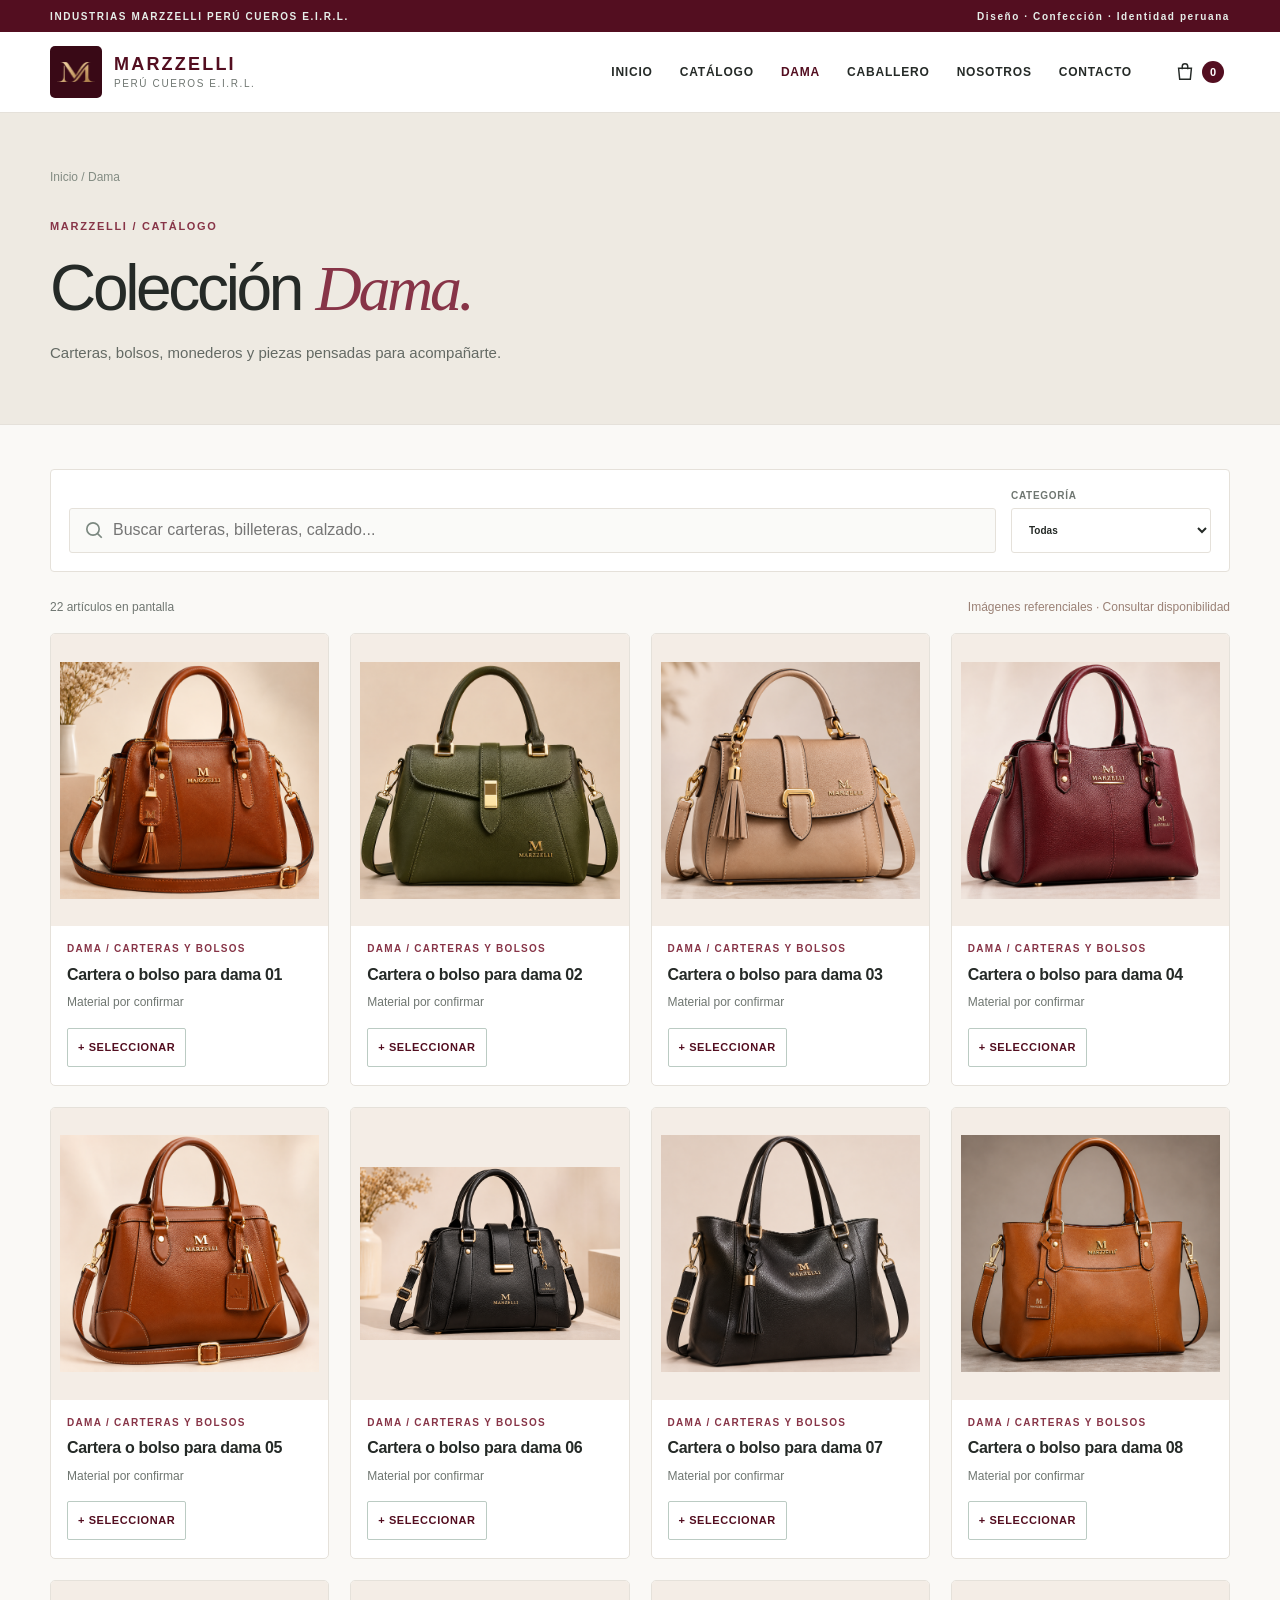
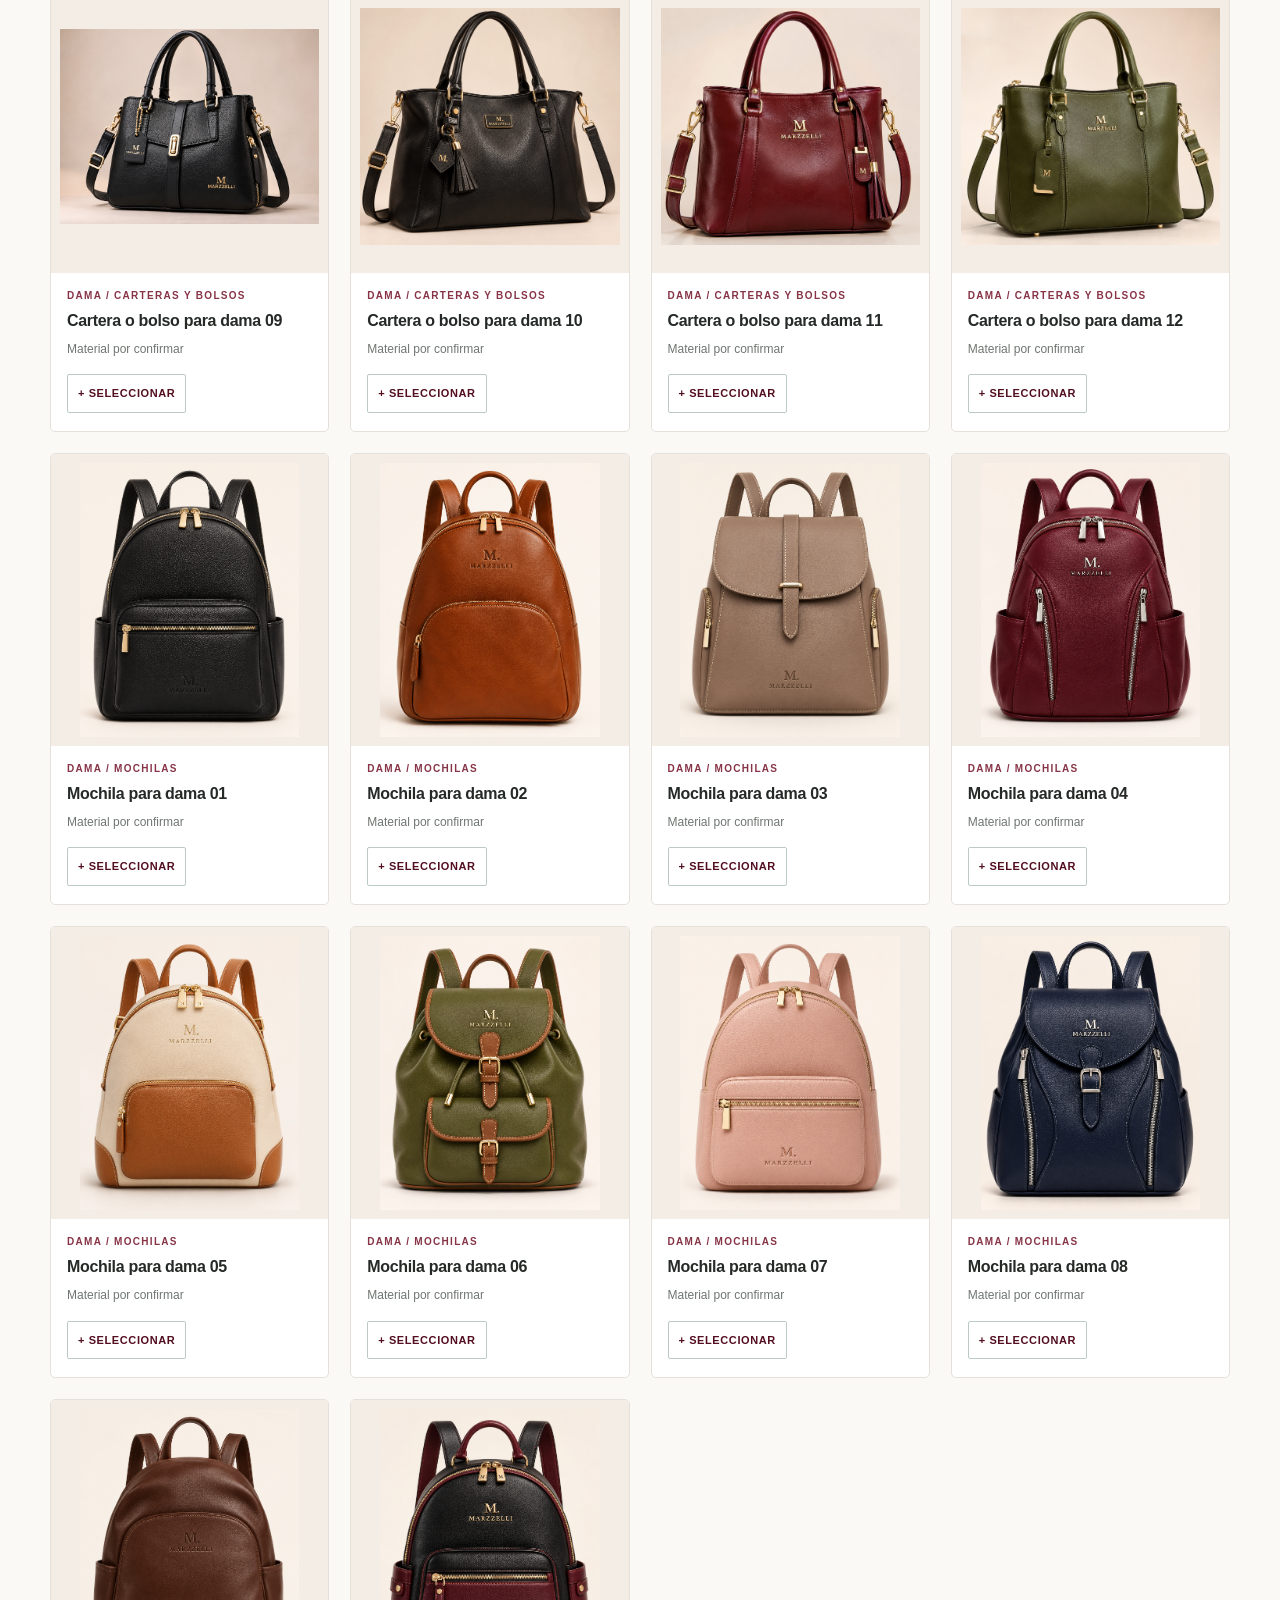
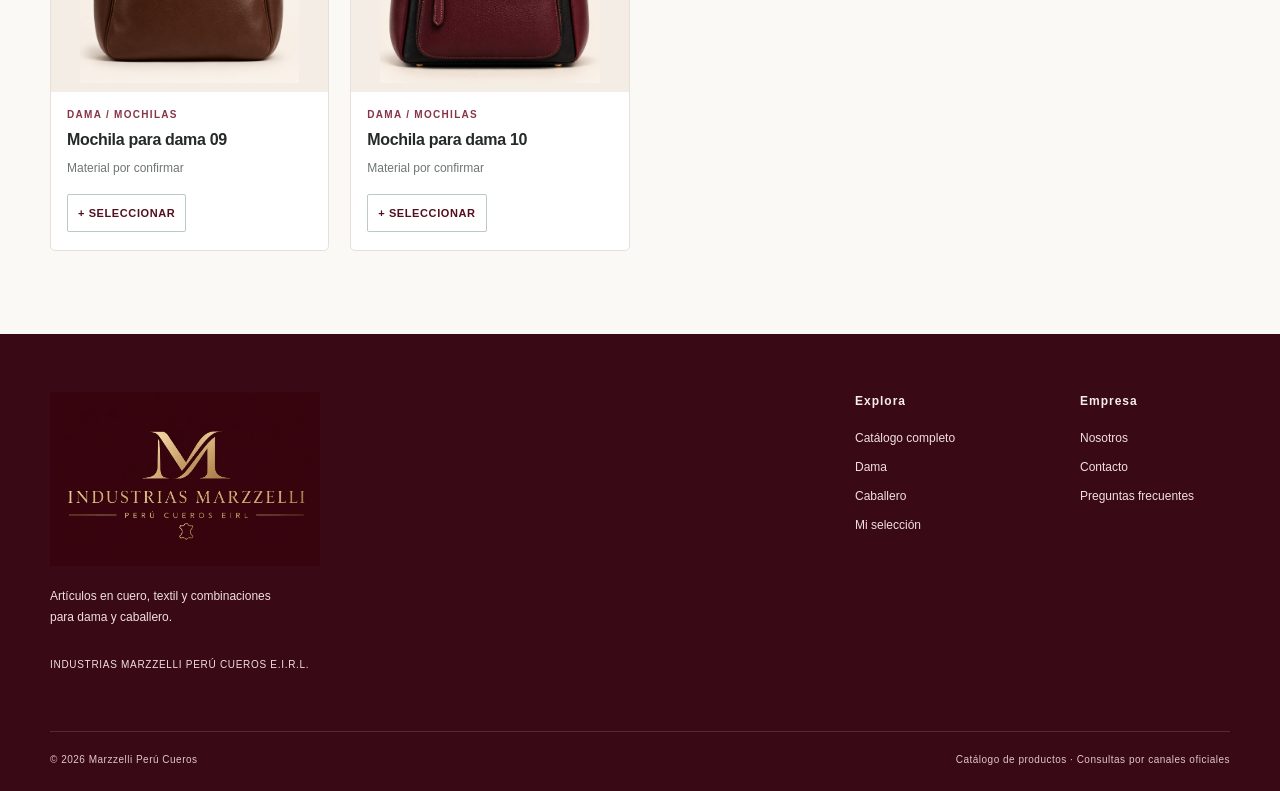
<file: dama.html>
<!doctype html>
<html lang="es"><head><meta charset="utf-8"><meta name="viewport" content="width=device-width, initial-scale=1"><meta name="theme-color" content="#4D0C1A"><meta name="description" content="Carteras, bolsos, monederos y piezas pensadas para acompañarte."><title>Dama | MARZZELLI Perú Cueros</title><link rel="icon" href="assets/img/identidad/marzzelli-emblema.svg" type="image/svg+xml"><link rel="stylesheet" href="styles.css"><script src="catalogo-fotos.js" defer></script><script src="script.js" defer></script></head><body data-page="dama"><a class="skip" href="#principal">Ir al contenido principal</a><div class="announcement"><div class="container announcement-inner"><span>INDUSTRIAS MARZZELLI PERÚ CUEROS E.I.R.L.</span><span>Diseño · Confección · Identidad peruana</span></div></div>
<header class="site-header"><div class="container header-wrap">
  <a href="index.html" class="logo" aria-label="Industrias MARZZELLI, volver a inicio"><span class="brand-mark" aria-hidden="true"><img src="assets/img/identidad/marzzelli-monograma-dorado.png" alt=""></span><span class="logo-letters"><strong>MARZZELLI</strong><small>PERÚ CUEROS E.I.R.L.</small></span></a>
  <nav class="main-nav" id="siteNav" aria-label="Navegación principal">
    <a data-nav="inicio" href="index.html">Inicio</a><a data-nav="catalogo" href="catalogo.html">Catálogo</a><a data-nav="dama" href="dama.html">Dama</a><a data-nav="caballero" href="caballero.html">Caballero</a><a data-nav="nosotros" href="nosotros.html">Nosotros</a><a data-nav="contacto" href="contacto.html">Contacto</a>
  </nav>
  <div class="head-actions"><a href="seleccion.html" class="selection-link" aria-label="Ver mi selección de productos"><svg viewBox="0 0 24 24" width="22" height="22" fill="none" stroke="currentColor" stroke-width="1.6" aria-hidden="true"><path d="M5 8h14l-1.2 12H6.2L5 8Z"/><path d="M9 9V6a3 3 0 016 0v3"/></svg><span id="selectionCount" class="selection-count">0</span></a><button type="button" class="nav-toggle" id="navToggle" aria-label="Abrir menú" aria-expanded="false" aria-controls="siteNav"><span></span><span></span><span></span></button></div>
</div></header><main id="principal"><section class="page-hero"><div class="container"><div class="breadcrumb"><a href="index.html">Inicio</a> / <span>Dama</span></div><span class="eyebrow">MARZZELLI / CATÁLOGO</span><h1>Colección <em>Dama.</em></h1><p>Carteras, bolsos, monederos y piezas pensadas para acompañarte.</p></div></section><section class="section catalog-section"><div class="container"><div class="catalog-toolbar"><div class="search-wrap"><svg viewBox="0 0 24 24" width="20" height="20" fill="none" stroke="currentColor" stroke-width="2" aria-hidden="true"><circle cx="10.8" cy="10.8" r="7.4"/><path d="m16.3 16.3 5 5"/></svg><label class="sr-only" for="searchProducts">Buscar productos</label><input id="searchProducts" type="search" placeholder="Buscar carteras, billeteras, calzado..."></div><label class="filter-label">Categoría <select id="categorySelect"><option value="todos">Todas</option><option value="carteras">Carteras y bolsos</option><option value="mochilas">Mochilas y morrales</option><option value="calzado">Calzado</option><option value="accesorios">Accesorios</option></select></label></div><div class="catalog-row"><p id="resultCount" class="muted" aria-live="polite"></p><p class="reference-note">Imágenes referenciales · Consultar disponibilidad</p></div><div id="catalogGrid" class="product-grid"></div></div></section></main><footer class="footer"><div class="container"><div class="footer-top"><div><a class="footer-brand" href="index.html" aria-label="MARZZELLI, inicio"><img src="assets/img/identidad/marzzelli-logo-original.webp" class="footer-logo" alt="Industrias MARZZELLI Perú Cueros E.I.R.L."></a><p>Artículos en cuero, textil y combinaciones<br>para dama y caballero.</p><p class="legal-name">INDUSTRIAS MARZZELLI PERÚ CUEROS E.I.R.L.</p></div><div class="footer-links"><div><strong>Explora</strong><a href="catalogo.html">Catálogo completo</a><a href="dama.html">Dama</a><a href="caballero.html">Caballero</a><a href="seleccion.html">Mi selección</a></div><div><strong>Empresa</strong><a href="nosotros.html">Nosotros</a><a href="contacto.html">Contacto</a><a href="preguntas.html">Preguntas frecuentes</a></div></div></div><div class="footer-bottom"><span>© <span data-year></span> Marzzelli Perú Cueros</span><span>Catálogo de productos · Consultas por canales oficiales</span></div></div></footer>
<div class="toast" id="toast" role="status" aria-live="polite"></div></body></html>
</file>
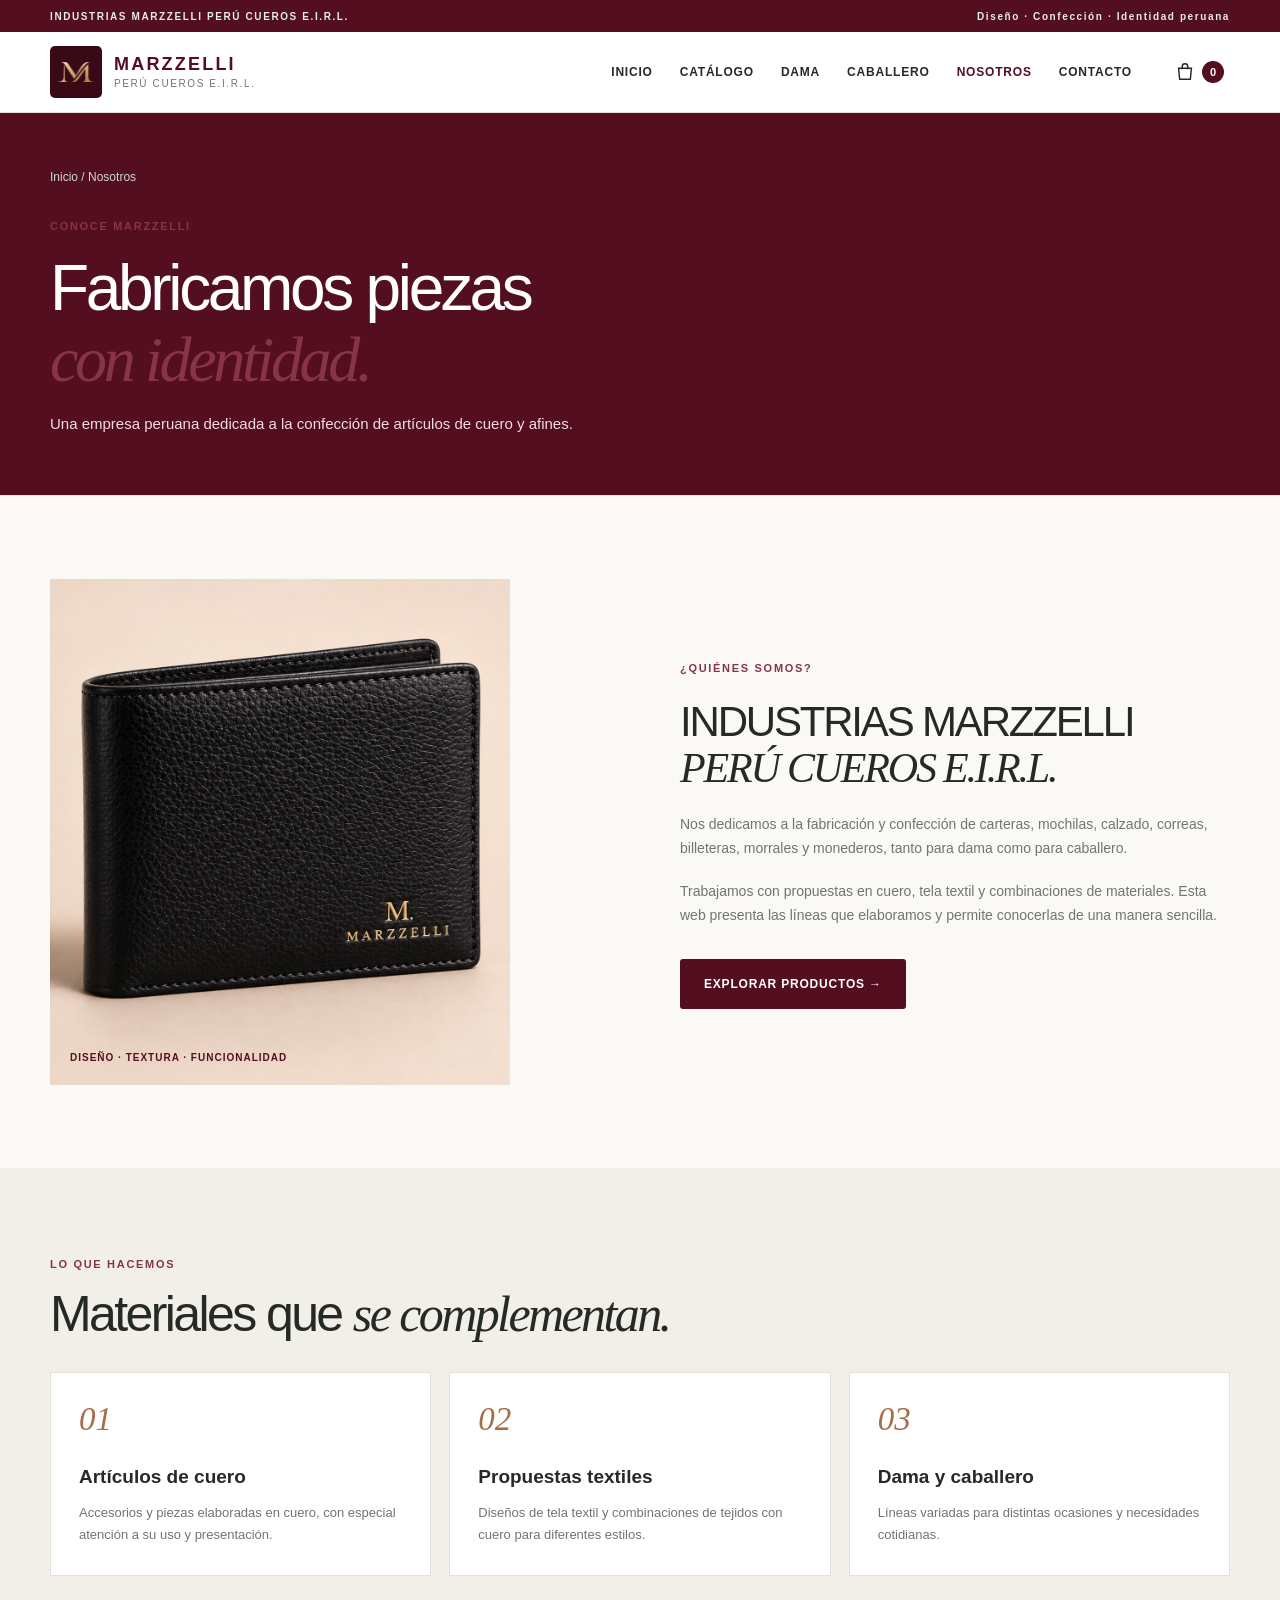
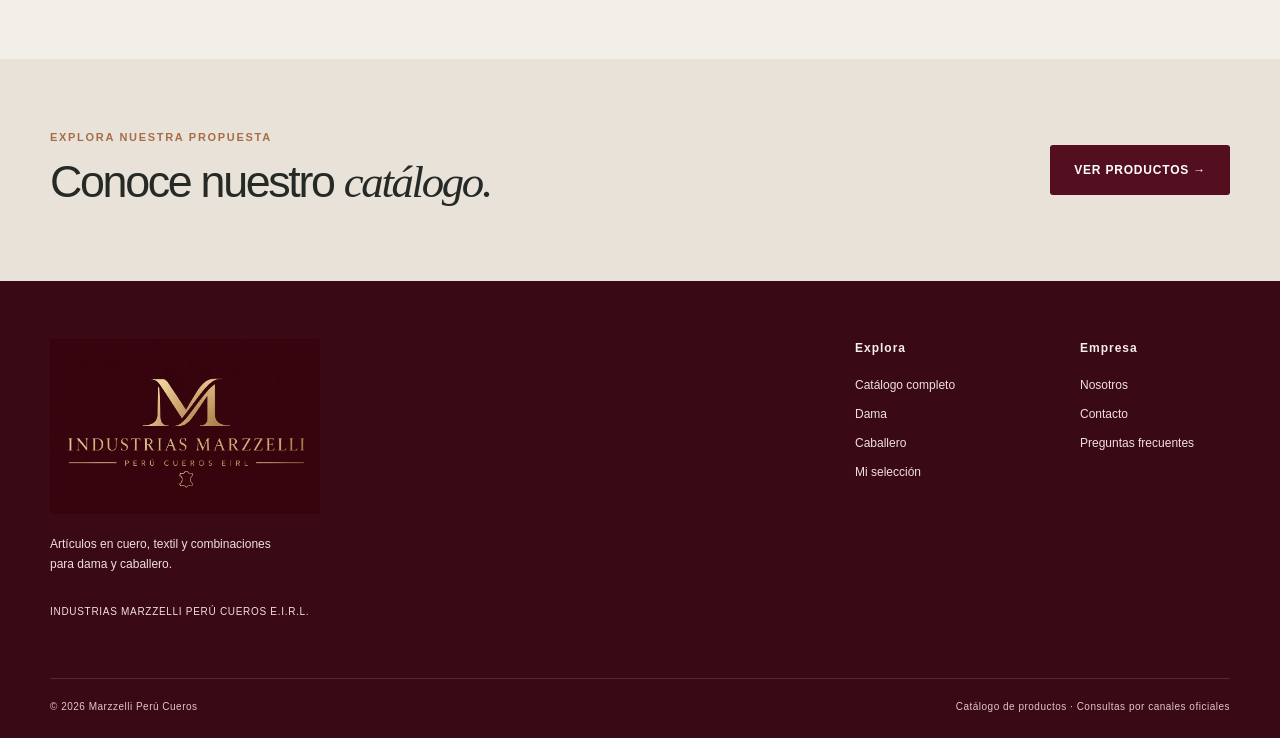
<file: nosotros.html>
<!doctype html>
<html lang="es"><head><meta charset="utf-8"><meta name="viewport" content="width=device-width, initial-scale=1"><meta name="theme-color" content="#4D0C1A"><meta name="description" content="Conoce Industrias Marzzelli Perú Cueros E.I.R.L. y sus líneas de confección de cuero y textiles."><title>Nosotros | MARZZELLI Perú Cueros</title><link rel="icon" href="assets/img/identidad/marzzelli-emblema.svg" type="image/svg+xml"><link rel="stylesheet" href="styles.css"><script src="catalogo-fotos.js" defer></script><script src="script.js" defer></script></head><body data-page="nosotros"><a class="skip" href="#principal">Ir al contenido principal</a><div class="announcement"><div class="container announcement-inner"><span>INDUSTRIAS MARZZELLI PERÚ CUEROS E.I.R.L.</span><span>Diseño · Confección · Identidad peruana</span></div></div>
<header class="site-header"><div class="container header-wrap">
  <a href="index.html" class="logo" aria-label="Industrias MARZZELLI, volver a inicio"><span class="brand-mark" aria-hidden="true"><img src="assets/img/identidad/marzzelli-monograma-dorado.png" alt=""></span><span class="logo-letters"><strong>MARZZELLI</strong><small>PERÚ CUEROS E.I.R.L.</small></span></a>
  <nav class="main-nav" id="siteNav" aria-label="Navegación principal">
    <a data-nav="inicio" href="index.html">Inicio</a><a data-nav="catalogo" href="catalogo.html">Catálogo</a><a data-nav="dama" href="dama.html">Dama</a><a data-nav="caballero" href="caballero.html">Caballero</a><a data-nav="nosotros" href="nosotros.html">Nosotros</a><a data-nav="contacto" href="contacto.html">Contacto</a>
  </nav>
  <div class="head-actions"><a href="seleccion.html" class="selection-link" aria-label="Ver mi selección de productos"><svg viewBox="0 0 24 24" width="22" height="22" fill="none" stroke="currentColor" stroke-width="1.6" aria-hidden="true"><path d="M5 8h14l-1.2 12H6.2L5 8Z"/><path d="M9 9V6a3 3 0 016 0v3"/></svg><span id="selectionCount" class="selection-count">0</span></a><button type="button" class="nav-toggle" id="navToggle" aria-label="Abrir menú" aria-expanded="false" aria-controls="siteNav"><span></span><span></span><span></span></button></div>
</div></header><main id="principal"><section class="page-hero page-hero-dark"><div class="container"><div class="breadcrumb"><a href="index.html">Inicio</a> / <span>Nosotros</span></div><span class="eyebrow eyebrow-light">CONOCE MARZZELLI</span><h1>Fabricamos piezas<br><em>con identidad.</em></h1><p>Una empresa peruana dedicada a la confección de artículos de cuero y afines.</p></div></section><section class="section"><div class="container about-grid"><div class="about-graphic"><img data-about-image src="assets/img/productos/morral.svg" alt="Ilustración de morral en cuero" loading="lazy"><span>DISEÑO · TEXTURA · FUNCIONALIDAD</span></div><div class="about-copy"><span class="eyebrow">¿QUIÉNES SOMOS?</span><h2>INDUSTRIAS MARZZELLI<br><em>PERÚ CUEROS E.I.R.L.</em></h2><p>Nos dedicamos a la fabricación y confección de carteras, mochilas, calzado, correas, billeteras, morrales y monederos, tanto para dama como para caballero.</p><p>Trabajamos con propuestas en cuero, tela textil y combinaciones de materiales. Esta web presenta las líneas que elaboramos y permite conocerlas de una manera sencilla.</p><a href="catalogo.html" class="btn btn-dark">Explorar productos →</a></div></div></section><section class="section section-cream"><div class="container"><div class="section-head"><div><span class="eyebrow">LO QUE HACEMOS</span><h2>Materiales que <em>se complementan.</em></h2></div></div><div class="feature-grid"><article class="feature-card"><span class="feature-icon">01</span><h3>Artículos de cuero</h3><p>Accesorios y piezas elaboradas en cuero, con especial atención a su uso y presentación.</p></article><article class="feature-card"><span class="feature-icon">02</span><h3>Propuestas textiles</h3><p>Diseños de tela textil y combinaciones de tejidos con cuero para diferentes estilos.</p></article><article class="feature-card"><span class="feature-icon">03</span><h3>Dama y caballero</h3><p>Líneas variadas para distintas ocasiones y necesidades cotidianas.</p></article></div></div></section><section class="cta-section"><div class="container cta-inner"><div><span class="eyebrow">EXPLORA NUESTRA PROPUESTA</span><h2>Conoce nuestro <em>catálogo.</em></h2></div><a class="btn btn-dark" href="catalogo.html">Ver productos →</a></div></section></main><footer class="footer"><div class="container"><div class="footer-top"><div><a class="footer-brand" href="index.html" aria-label="MARZZELLI, inicio"><img src="assets/img/identidad/marzzelli-logo-original.webp" class="footer-logo" alt="Industrias MARZZELLI Perú Cueros E.I.R.L."></a><p>Artículos en cuero, textil y combinaciones<br>para dama y caballero.</p><p class="legal-name">INDUSTRIAS MARZZELLI PERÚ CUEROS E.I.R.L.</p></div><div class="footer-links"><div><strong>Explora</strong><a href="catalogo.html">Catálogo completo</a><a href="dama.html">Dama</a><a href="caballero.html">Caballero</a><a href="seleccion.html">Mi selección</a></div><div><strong>Empresa</strong><a href="nosotros.html">Nosotros</a><a href="contacto.html">Contacto</a><a href="preguntas.html">Preguntas frecuentes</a></div></div></div><div class="footer-bottom"><span>© <span data-year></span> Marzzelli Perú Cueros</span><span>Catálogo de productos · Consultas por canales oficiales</span></div></div></footer>
<div class="toast" id="toast" role="status" aria-live="polite"></div></body></html>
</file>
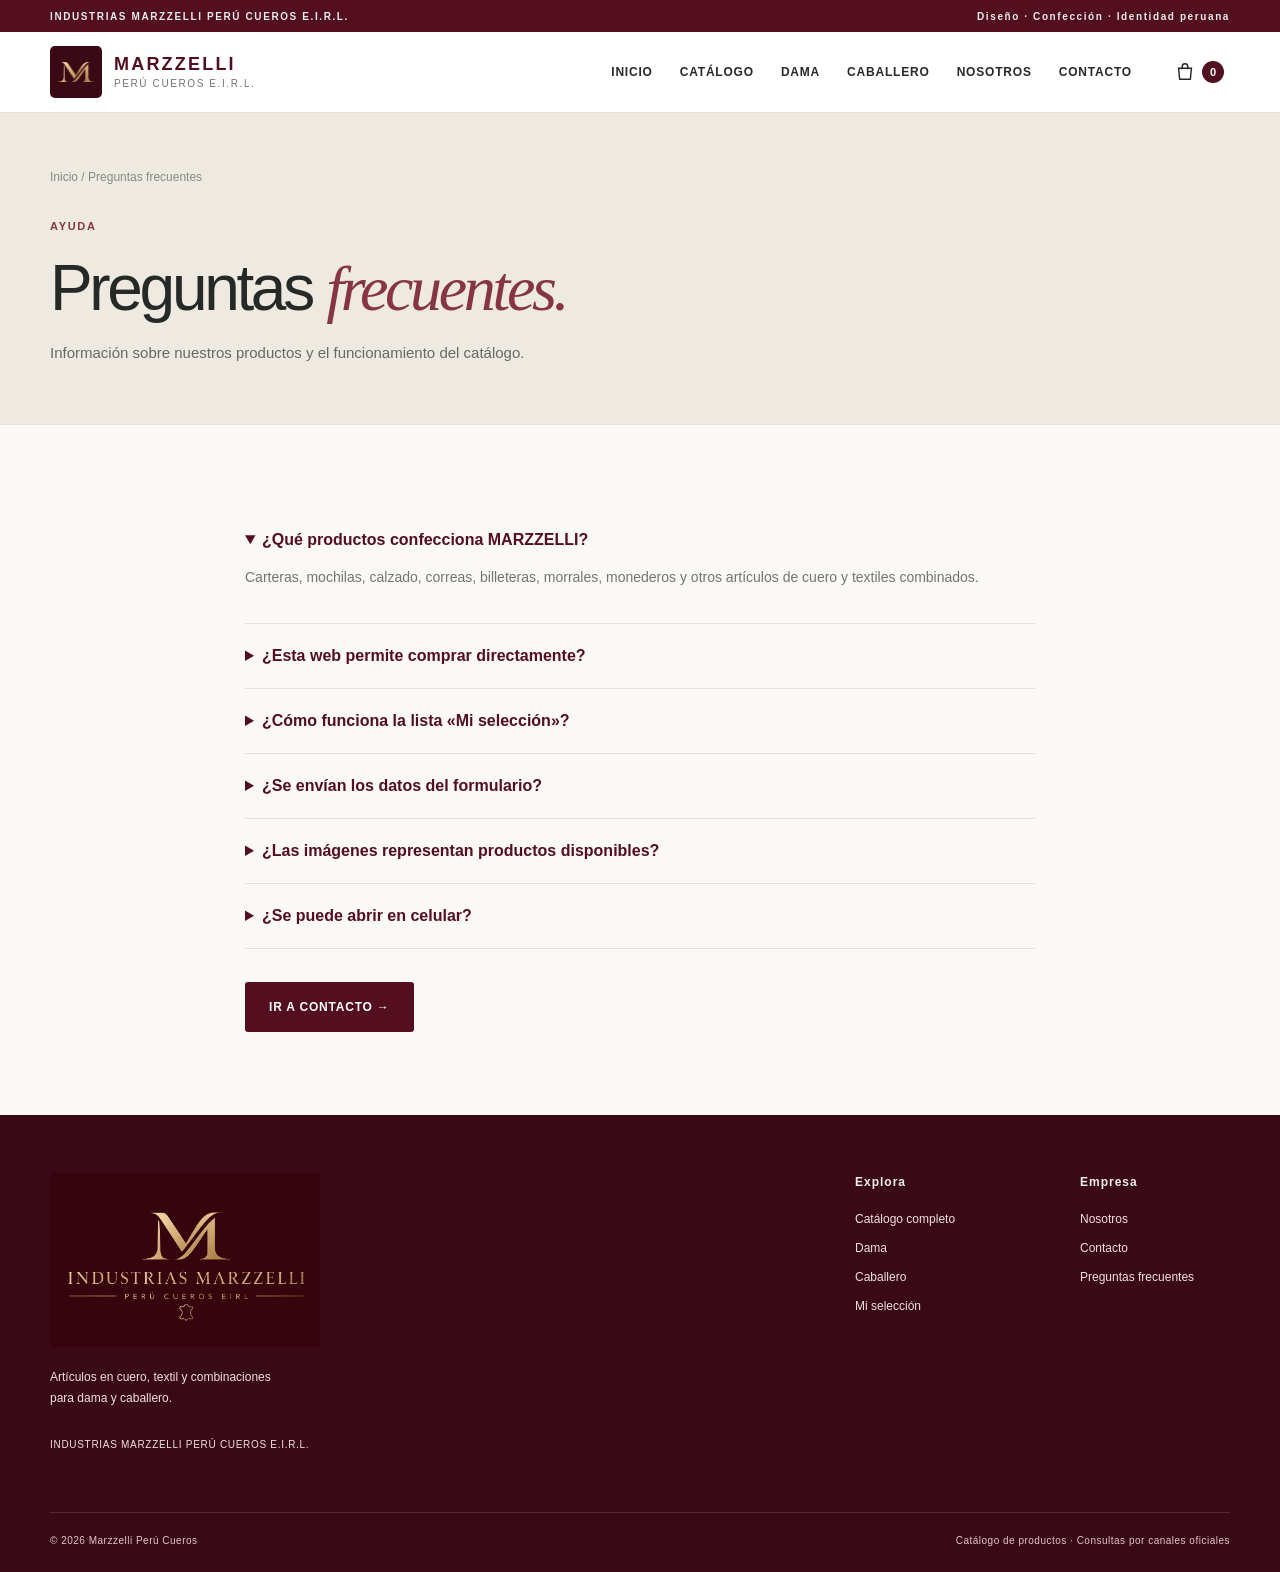
<file: preguntas.html>
<!doctype html>
<html lang="es"><head><meta charset="utf-8"><meta name="viewport" content="width=device-width, initial-scale=1"><meta name="theme-color" content="#4D0C1A"><meta name="description" content="Respuestas sobre el catálogo y los servicios informativos de MARZZELLI."><title>Preguntas frecuentes | MARZZELLI Perú Cueros</title><link rel="icon" href="assets/img/identidad/marzzelli-emblema.svg" type="image/svg+xml"><link rel="stylesheet" href="styles.css"><script src="catalogo-fotos.js" defer></script><script src="script.js" defer></script></head><body data-page="preguntas"><a class="skip" href="#principal">Ir al contenido principal</a><div class="announcement"><div class="container announcement-inner"><span>INDUSTRIAS MARZZELLI PERÚ CUEROS E.I.R.L.</span><span>Diseño · Confección · Identidad peruana</span></div></div>
<header class="site-header"><div class="container header-wrap">
  <a href="index.html" class="logo" aria-label="Industrias MARZZELLI, volver a inicio"><span class="brand-mark" aria-hidden="true"><img src="assets/img/identidad/marzzelli-monograma-dorado.png" alt=""></span><span class="logo-letters"><strong>MARZZELLI</strong><small>PERÚ CUEROS E.I.R.L.</small></span></a>
  <nav class="main-nav" id="siteNav" aria-label="Navegación principal">
    <a data-nav="inicio" href="index.html">Inicio</a><a data-nav="catalogo" href="catalogo.html">Catálogo</a><a data-nav="dama" href="dama.html">Dama</a><a data-nav="caballero" href="caballero.html">Caballero</a><a data-nav="nosotros" href="nosotros.html">Nosotros</a><a data-nav="contacto" href="contacto.html">Contacto</a>
  </nav>
  <div class="head-actions"><a href="seleccion.html" class="selection-link" aria-label="Ver mi selección de productos"><svg viewBox="0 0 24 24" width="22" height="22" fill="none" stroke="currentColor" stroke-width="1.6" aria-hidden="true"><path d="M5 8h14l-1.2 12H6.2L5 8Z"/><path d="M9 9V6a3 3 0 016 0v3"/></svg><span id="selectionCount" class="selection-count">0</span></a><button type="button" class="nav-toggle" id="navToggle" aria-label="Abrir menú" aria-expanded="false" aria-controls="siteNav"><span></span><span></span><span></span></button></div>
</div></header><main id="principal"><section class="page-hero"><div class="container"><div class="breadcrumb"><a href="index.html">Inicio</a> / <span>Preguntas frecuentes</span></div><span class="eyebrow">AYUDA</span><h1>Preguntas <em>frecuentes.</em></h1><p>Información sobre nuestros productos y el funcionamiento del catálogo.</p></div></section><section class="section"><div class="container faq-area"><details open><summary>¿Qué productos confecciona MARZZELLI?</summary><p>Carteras, mochilas, calzado, correas, billeteras, morrales, monederos y otros artículos de cuero y textiles combinados.</p></details><details><summary>¿Esta web permite comprar directamente?</summary><p>Por el momento el sitio permite explorar productos y guardar una lista de interés. No procesa compras ni pagos directamente.</p></details><details><summary>¿Cómo funciona la lista «Mi selección»?</summary><p>Agrega productos desde el catálogo o su ficha. La lista se conserva en tu navegador mediante almacenamiento local y puedes copiarla como texto.</p></details><details><summary>¿Se envían los datos del formulario?</summary><p>No. El formulario solo prepara una vista previa que puedes copiar. No usa bases de datos, servidores, correo ni WhatsApp.</p></details><details><summary>¿Las imágenes representan productos disponibles?</summary><p>Las imágenes son referenciales y no garantizan stock ni precios. Consulta las características y disponibilidad antes de realizar un pedido.</p></details><details><summary>¿Se puede abrir en celular?</summary><p>Sí. Todas las páginas tienen diseño adaptable para computadora, tableta y celular.</p></details><a href="contacto.html" class="btn btn-dark">Ir a contacto →</a></div></section></main><footer class="footer"><div class="container"><div class="footer-top"><div><a class="footer-brand" href="index.html" aria-label="MARZZELLI, inicio"><img src="assets/img/identidad/marzzelli-logo-original.webp" class="footer-logo" alt="Industrias MARZZELLI Perú Cueros E.I.R.L."></a><p>Artículos en cuero, textil y combinaciones<br>para dama y caballero.</p><p class="legal-name">INDUSTRIAS MARZZELLI PERÚ CUEROS E.I.R.L.</p></div><div class="footer-links"><div><strong>Explora</strong><a href="catalogo.html">Catálogo completo</a><a href="dama.html">Dama</a><a href="caballero.html">Caballero</a><a href="seleccion.html">Mi selección</a></div><div><strong>Empresa</strong><a href="nosotros.html">Nosotros</a><a href="contacto.html">Contacto</a><a href="preguntas.html">Preguntas frecuentes</a></div></div></div><div class="footer-bottom"><span>© <span data-year></span> Marzzelli Perú Cueros</span><span>Catálogo de productos · Consultas por canales oficiales</span></div></div></footer>
<div class="toast" id="toast" role="status" aria-live="polite"></div></body></html>
</file>
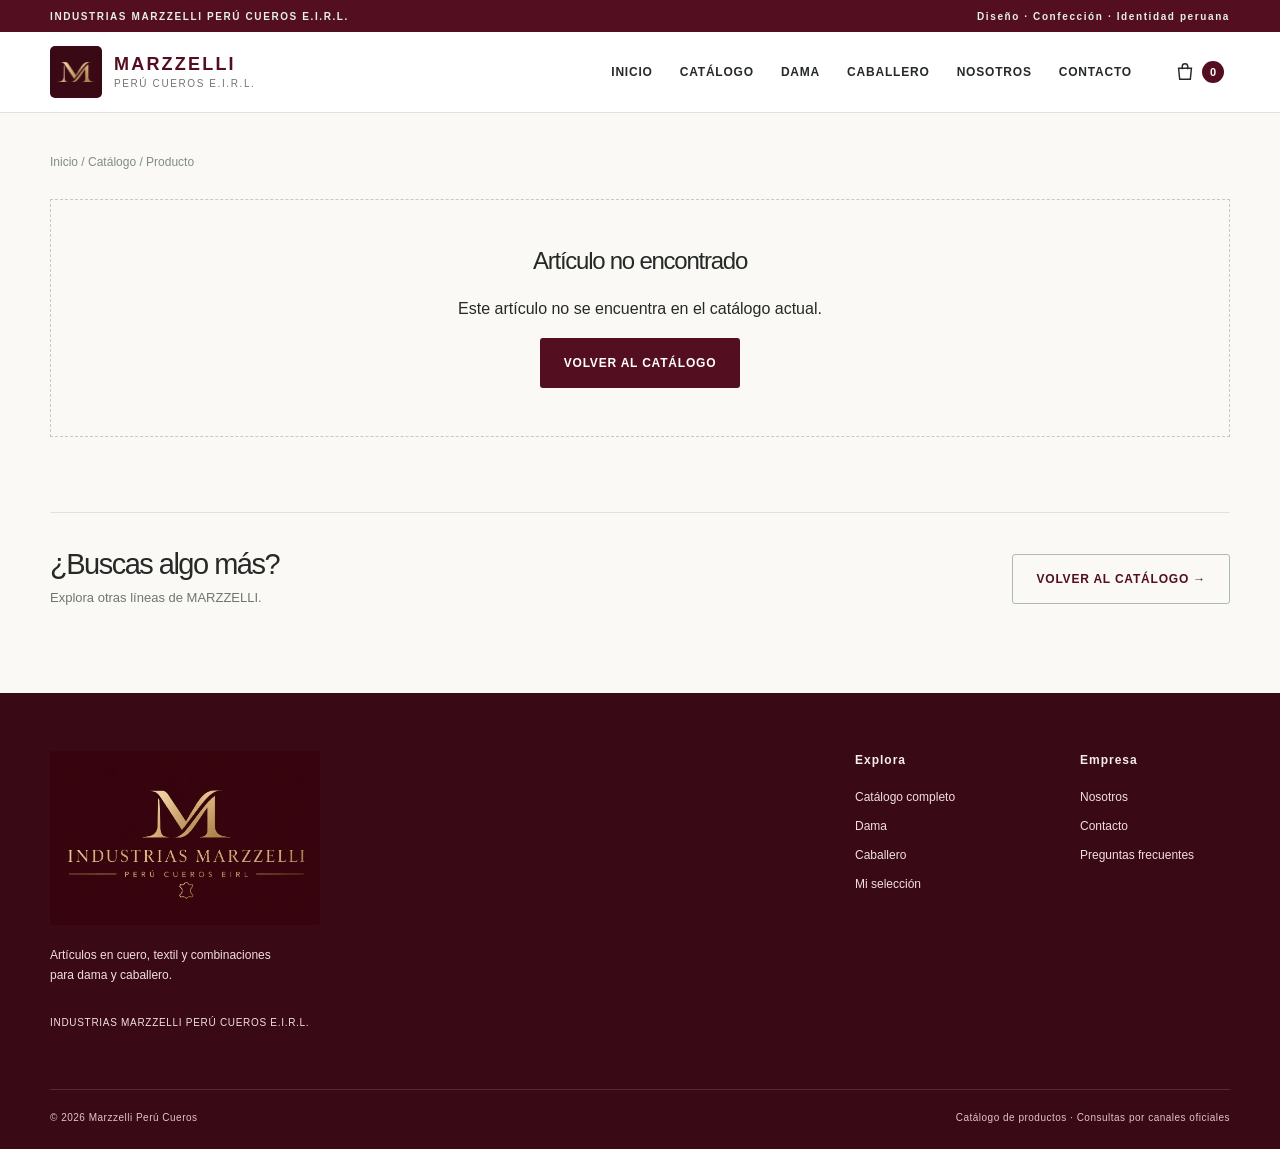
<file: producto.html>
<!doctype html>
<html lang="es"><head><meta charset="utf-8"><meta name="viewport" content="width=device-width, initial-scale=1"><meta name="theme-color" content="#4D0C1A"><meta name="description" content="Ficha descriptiva de un artículo del catálogo MARZZELLI."><title>Detalle de producto | MARZZELLI Perú Cueros</title><link rel="icon" href="assets/img/identidad/marzzelli-emblema.svg" type="image/svg+xml"><link rel="stylesheet" href="styles.css"><script src="catalogo-fotos.js" defer></script><script src="script.js" defer></script></head><body data-page="producto"><a class="skip" href="#principal">Ir al contenido principal</a><div class="announcement"><div class="container announcement-inner"><span>INDUSTRIAS MARZZELLI PERÚ CUEROS E.I.R.L.</span><span>Diseño · Confección · Identidad peruana</span></div></div>
<header class="site-header"><div class="container header-wrap">
  <a href="index.html" class="logo" aria-label="Industrias MARZZELLI, volver a inicio"><span class="brand-mark" aria-hidden="true"><img src="assets/img/identidad/marzzelli-monograma-dorado.png" alt=""></span><span class="logo-letters"><strong>MARZZELLI</strong><small>PERÚ CUEROS E.I.R.L.</small></span></a>
  <nav class="main-nav" id="siteNav" aria-label="Navegación principal">
    <a data-nav="inicio" href="index.html">Inicio</a><a data-nav="catalogo" href="catalogo.html">Catálogo</a><a data-nav="dama" href="dama.html">Dama</a><a data-nav="caballero" href="caballero.html">Caballero</a><a data-nav="nosotros" href="nosotros.html">Nosotros</a><a data-nav="contacto" href="contacto.html">Contacto</a>
  </nav>
  <div class="head-actions"><a href="seleccion.html" class="selection-link" aria-label="Ver mi selección de productos"><svg viewBox="0 0 24 24" width="22" height="22" fill="none" stroke="currentColor" stroke-width="1.6" aria-hidden="true"><path d="M5 8h14l-1.2 12H6.2L5 8Z"/><path d="M9 9V6a3 3 0 016 0v3"/></svg><span id="selectionCount" class="selection-count">0</span></a><button type="button" class="nav-toggle" id="navToggle" aria-label="Abrir menú" aria-expanded="false" aria-controls="siteNav"><span></span><span></span><span></span></button></div>
</div></header><main id="principal"><section class="section detail-section"><div class="container"><div class="breadcrumb"><a href="index.html">Inicio</a> / <a href="catalogo.html">Catálogo</a> / <span id="detailCrumb">Producto</span></div><div id="productDetail" class="product-detail"></div><div class="detail-bottom"><div><h2>¿Buscas algo más?</h2><p>Explora otras líneas de MARZZELLI.</p></div><a href="catalogo.html" class="btn btn-outline">Volver al catálogo →</a></div></div></section></main><footer class="footer"><div class="container"><div class="footer-top"><div><a class="footer-brand" href="index.html" aria-label="MARZZELLI, inicio"><img src="assets/img/identidad/marzzelli-logo-original.webp" class="footer-logo" alt="Industrias MARZZELLI Perú Cueros E.I.R.L."></a><p>Artículos en cuero, textil y combinaciones<br>para dama y caballero.</p><p class="legal-name">INDUSTRIAS MARZZELLI PERÚ CUEROS E.I.R.L.</p></div><div class="footer-links"><div><strong>Explora</strong><a href="catalogo.html">Catálogo completo</a><a href="dama.html">Dama</a><a href="caballero.html">Caballero</a><a href="seleccion.html">Mi selección</a></div><div><strong>Empresa</strong><a href="nosotros.html">Nosotros</a><a href="contacto.html">Contacto</a><a href="preguntas.html">Preguntas frecuentes</a></div></div></div><div class="footer-bottom"><span>© <span data-year></span> Marzzelli Perú Cueros</span><span>Catálogo de productos · Consultas por canales oficiales</span></div></div></footer>
<div class="toast" id="toast" role="status" aria-live="polite"></div></body></html>
</file>
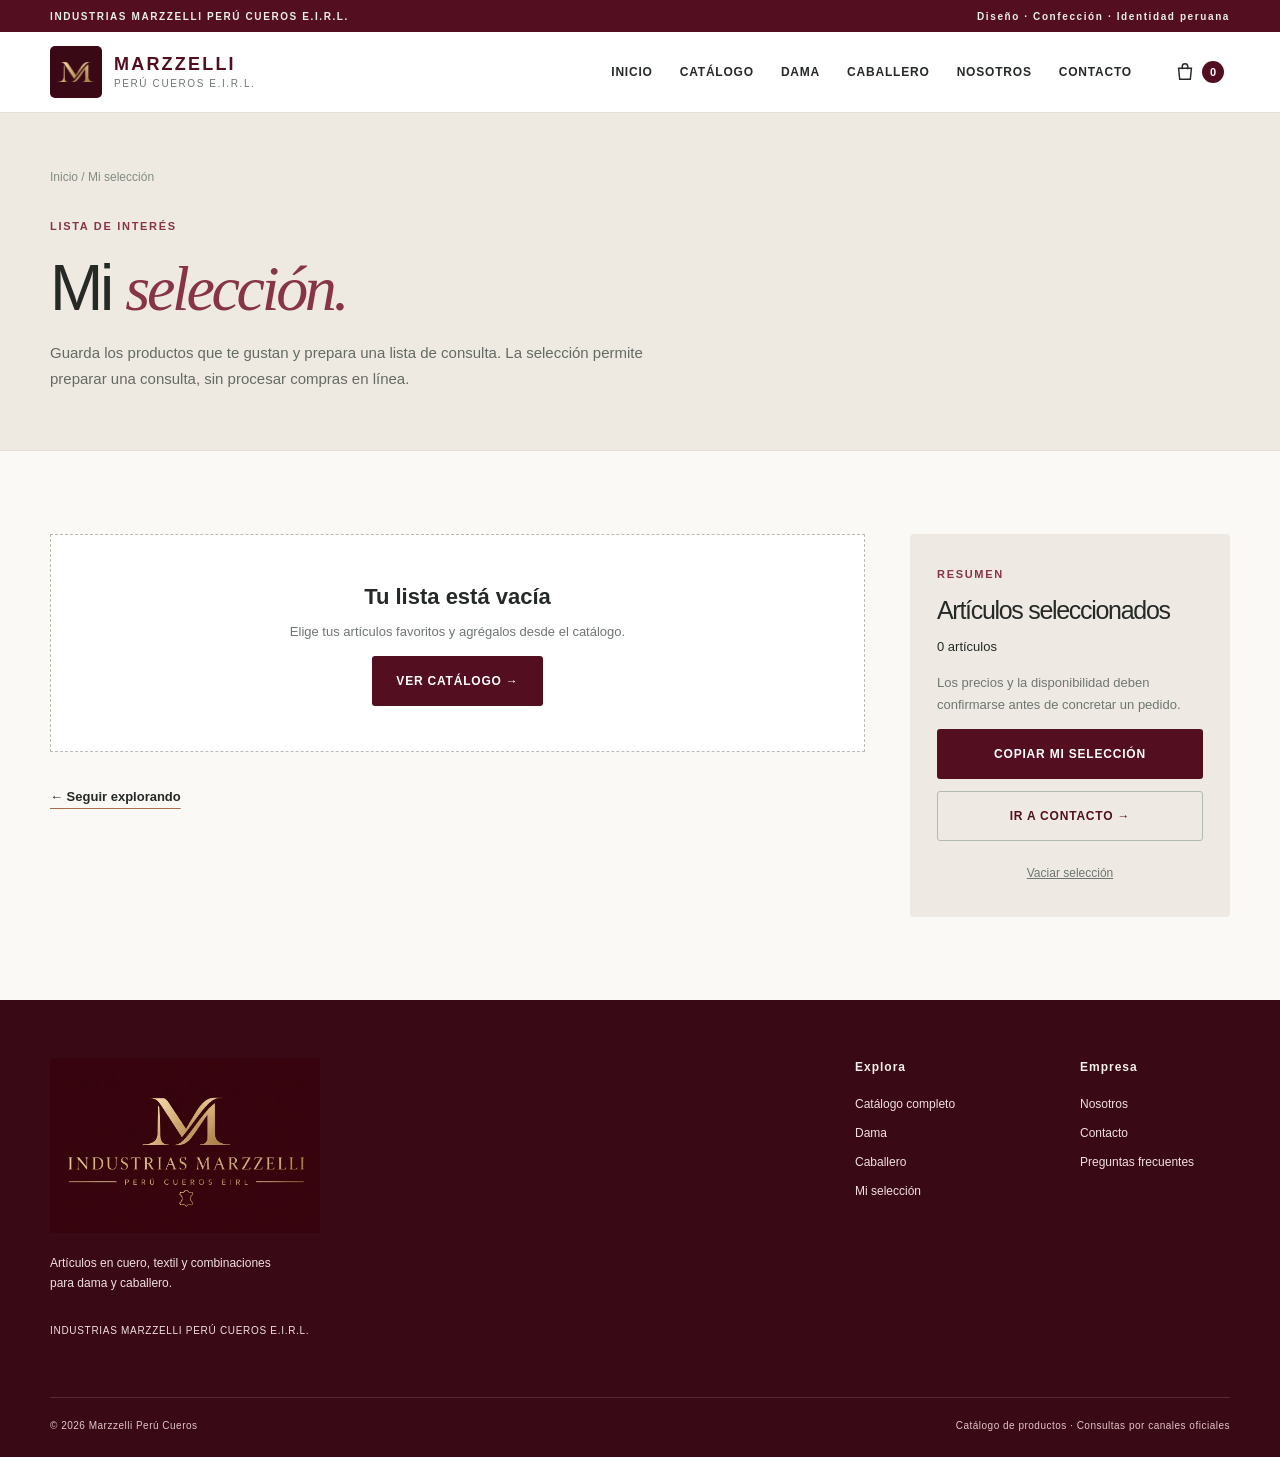
<file: seleccion.html>
<!doctype html>
<html lang="es"><head><meta charset="utf-8"><meta name="viewport" content="width=device-width, initial-scale=1"><meta name="theme-color" content="#4D0C1A"><meta name="description" content="Revisa y copia tu selección de productos MARZZELLI."><title>Mi selección | MARZZELLI Perú Cueros</title><link rel="icon" href="assets/img/identidad/marzzelli-emblema.svg" type="image/svg+xml"><link rel="stylesheet" href="styles.css"><script src="catalogo-fotos.js" defer></script><script src="script.js" defer></script></head><body data-page="seleccion"><a class="skip" href="#principal">Ir al contenido principal</a><div class="announcement"><div class="container announcement-inner"><span>INDUSTRIAS MARZZELLI PERÚ CUEROS E.I.R.L.</span><span>Diseño · Confección · Identidad peruana</span></div></div>
<header class="site-header"><div class="container header-wrap">
  <a href="index.html" class="logo" aria-label="Industrias MARZZELLI, volver a inicio"><span class="brand-mark" aria-hidden="true"><img src="assets/img/identidad/marzzelli-monograma-dorado.png" alt=""></span><span class="logo-letters"><strong>MARZZELLI</strong><small>PERÚ CUEROS E.I.R.L.</small></span></a>
  <nav class="main-nav" id="siteNav" aria-label="Navegación principal">
    <a data-nav="inicio" href="index.html">Inicio</a><a data-nav="catalogo" href="catalogo.html">Catálogo</a><a data-nav="dama" href="dama.html">Dama</a><a data-nav="caballero" href="caballero.html">Caballero</a><a data-nav="nosotros" href="nosotros.html">Nosotros</a><a data-nav="contacto" href="contacto.html">Contacto</a>
  </nav>
  <div class="head-actions"><a href="seleccion.html" class="selection-link" aria-label="Ver mi selección de productos"><svg viewBox="0 0 24 24" width="22" height="22" fill="none" stroke="currentColor" stroke-width="1.6" aria-hidden="true"><path d="M5 8h14l-1.2 12H6.2L5 8Z"/><path d="M9 9V6a3 3 0 016 0v3"/></svg><span id="selectionCount" class="selection-count">0</span></a><button type="button" class="nav-toggle" id="navToggle" aria-label="Abrir menú" aria-expanded="false" aria-controls="siteNav"><span></span><span></span><span></span></button></div>
</div></header><main id="principal"><section class="page-hero"><div class="container"><div class="breadcrumb"><a href="index.html">Inicio</a> / <span>Mi selección</span></div><span class="eyebrow">LISTA DE INTERÉS</span><h1>Mi <em>selección.</em></h1><p>Guarda los productos que te gustan y prepara una lista de consulta. La selección permite preparar una consulta, sin procesar compras en línea.</p></div></section><section class="section"><div class="container selection-layout"><div><div id="selectionItems" class="selection-items"></div><a href="catalogo.html" class="underline-link">← Seguir explorando</a></div><aside class="selection-summary"><span class="eyebrow">RESUMEN</span><h2>Artículos seleccionados</h2><p id="selectionSummaryCount">0 artículos</p><p class="muted">Los precios y la disponibilidad deben confirmarse antes de concretar un pedido.</p><button type="button" class="btn btn-dark btn-full" id="copySelection">Copiar mi selección</button><a class="btn btn-outline btn-full" href="contacto.html">Ir a contacto →</a><button type="button" class="quiet-button" id="clearSelection">Vaciar selección</button></aside></div></section></main><footer class="footer"><div class="container"><div class="footer-top"><div><a class="footer-brand" href="index.html" aria-label="MARZZELLI, inicio"><img src="assets/img/identidad/marzzelli-logo-original.webp" class="footer-logo" alt="Industrias MARZZELLI Perú Cueros E.I.R.L."></a><p>Artículos en cuero, textil y combinaciones<br>para dama y caballero.</p><p class="legal-name">INDUSTRIAS MARZZELLI PERÚ CUEROS E.I.R.L.</p></div><div class="footer-links"><div><strong>Explora</strong><a href="catalogo.html">Catálogo completo</a><a href="dama.html">Dama</a><a href="caballero.html">Caballero</a><a href="seleccion.html">Mi selección</a></div><div><strong>Empresa</strong><a href="nosotros.html">Nosotros</a><a href="contacto.html">Contacto</a><a href="preguntas.html">Preguntas frecuentes</a></div></div></div><div class="footer-bottom"><span>© <span data-year></span> Marzzelli Perú Cueros</span><span>Catálogo de productos · Consultas por canales oficiales</span></div></div></footer>
<div class="toast" id="toast" role="status" aria-live="polite"></div></body></html>
</file>
<file: styles.css>
/* MARZZELLI / Maqueta estática sin dependencias. Edita estos colores si lo deseas. */
:root{--green:#193e35;--green-dark:#17352f;--ink:#252a27;--tan:#a96c49;--soft-tan:#d4ab8a;--paper:#faf9f6;--cream:#f2efe9;--light:#fff;--line:#e5e1da;--muted:#6f7671;--max:1180px;--radius:7px}
*{box-sizing:border-box}html{scroll-behavior:smooth}body{margin:0;color:var(--ink);font-family:Arial,Helvetica,sans-serif;background:var(--paper);line-height:1.5;-webkit-font-smoothing:antialiased}button,input,textarea,select{font:inherit}button{cursor:pointer}img{display:block;max-width:100%}a{color:inherit;text-decoration:none}h1,h2,h3,h4,p{margin-top:0}h1,h2{font-weight:500;letter-spacing:-.052em;line-height:1.11}h1 em,h2 em{font-family:Georgia,serif;font-weight:400}p{line-height:1.72}button:focus-visible,a:focus-visible,input:focus-visible,textarea:focus-visible,select:focus-visible,summary:focus-visible{outline:3px solid #ce985d;outline-offset:3px}.container{width:min(calc(100% - 80px),var(--max));margin-inline:auto}.sr-only{position:absolute;width:1px;height:1px;padding:0;margin:-1px;overflow:hidden;clip:rect(0,0,0,0);white-space:nowrap;border:0}.skip{position:absolute;top:-100px;left:12px;padding:10px;background:#fff;z-index:100}.skip:focus{top:12px}.muted{color:var(--muted)}
.announcement{background:var(--green);color:#e6eee9;font-size:10px;letter-spacing:1.6px;font-weight:700}.announcement-inner{display:flex;align-items:center;justify-content:space-between;gap:15px;min-height:32px}.site-header{background:#fff;position:sticky;top:0;z-index:50;border-bottom:1px solid var(--line)}.header-wrap{height:80px;display:flex;align-items:center;gap:36px}.logo{display:inline-flex;align-items:center;gap:10px;white-space:nowrap}.logo-symbol{font-family:Georgia,serif;font-size:47px;font-weight:bold;line-height:1;color:var(--green);letter-spacing:-.11em}.logo-symbol>span,.footer-brand span{color:var(--tan)}.logo-letters{display:flex;flex-direction:column;gap:0}.logo-letters strong{letter-spacing:3px;font-size:18px;line-height:1.3}.logo-letters small{font-size:10px;color:var(--muted);letter-spacing:2.8px}.main-nav{display:flex;align-items:center;gap:27px;margin-left:auto}.main-nav a{font-size:12px;text-transform:uppercase;letter-spacing:.8px;font-weight:700;transition:color .2s}.main-nav a:hover,.main-nav a.active{color:var(--tan)}.head-actions{display:flex;align-items:center;gap:15px}.selection-link{display:flex;align-items:center;gap:6px;padding:6px}.selection-count{display:grid;place-items:center;min-width:22px;height:22px;background:var(--green);color:#fff;border-radius:50%;font-size:11px;font-weight:bold}.nav-toggle{display:none;background:none;border:0;width:38px;padding:5px}.nav-toggle span{display:block;height:2px;background:var(--green);margin:5px 0}
.eyebrow{display:inline-flex;align-items:center;gap:10px;font-size:11px;color:var(--tan);font-weight:800;letter-spacing:1.7px;text-transform:uppercase}.eyebrow .dash{width:18px;height:1px;background:var(--tan)}.eyebrow-light{color:#debfa4}.btn{appearance:none;display:inline-flex;justify-content:center;align-items:center;gap:24px;padding:15px 23px;font-size:12px;font-weight:bold;letter-spacing:.8px;border:1px solid transparent;border-radius:3px;min-height:48px;text-transform:uppercase;transition:background .2s,transform .2s}.btn:hover{transform:translateY(-2px)}.btn-dark{background:var(--green);color:#fff}.btn-dark:hover{background:#285346}.btn-outline{background:transparent;color:var(--green);border-color:#aebbb5}.btn-outline:hover{background:#e6ebe8}.btn-light{background:#f6f0e8;color:var(--green)}.btn-full{display:flex;width:100%}.underline-link{text-decoration:underline;text-decoration-color:var(--tan);text-underline-offset:7px;font-weight:bold;font-size:13px}.section{padding:83px 0}.section-cream{background:var(--cream)}.section-head{display:flex;align-items:end;justify-content:space-between;gap:38px;margin-bottom:30px}.section-head h2{font-size:clamp(32px,4vw,50px);margin:12px 0 0}.section-head>p{max-width:320px;margin:0;color:var(--muted);font-size:14px}
.hero{background:#f7f5f1;overflow:hidden}.hero-grid{display:grid;grid-template-columns:1fr .92fr;min-height:565px}.hero-text{padding:98px 55px 60px 0;display:flex;flex-direction:column;justify-content:center;align-items:start}.hero-text h1{font-size:clamp(45px,5vw,67px);margin:20px 0 23px;max-width:700px}.hero-text h1 em{color:var(--tan)}.hero-text>p{font-size:15px;max-width:530px;color:#646b65;margin-bottom:27px}.hero-buttons{display:flex;gap:13px;flex-wrap:wrap}.hero-micro{display:flex;gap:28px;align-items:center;color:var(--muted);font-size:11px;margin-top:64px}.hero-micro b{color:var(--green);font-size:20px;margin-right:7px}.divider-vertical{width:1px;height:25px;background:#d9d8d2}.hero-visual{position:relative;background:#dfd7cb;min-height:530px;display:grid;place-items:center;isolation:isolate}.hero-visual::after{content:'';position:absolute;inset:auto 0 0;height:27%;background:linear-gradient(to top,#c2ad9a55,transparent);z-index:-1}.hero-visual>img{width:74%;height:78%;object-fit:contain;mix-blend-mode:multiply;position:relative;z-index:2;filter:drop-shadow(10px 23px 23px #55433333)}.hero-circle{position:absolute;width:70%;aspect-ratio:1;border-radius:50%;border:1px solid #fff8;top:16%;z-index:-1}.hero-photo-caption{position:absolute;top:27px;left:30px;color:var(--green);font-weight:bold;letter-spacing:2.5px;font-size:13px}.hero-photo-caption span{font-size:10px;color:#8e8176;letter-spacing:1px;margin-left:10px}.hero-side-label{position:absolute;right:20px;bottom:30px;color:var(--green);font:italic 21px Georgia,serif}.hero-side-label span{font-style:normal;color:var(--tan)}
.category-tiles{display:grid;grid-template-columns:repeat(4,minmax(0,1fr));gap:16px}.category-tile{position:relative;background:#e7ddd1;min-height:390px;display:flex;flex-direction:column;overflow:hidden}.category-tile img{width:100%;height:77%;object-fit:cover;mix-blend-mode:multiply;transition:transform .28s}.category-tile:hover img{transform:scale(1.05)}.category-tile div{margin-top:auto;padding:14px 17px 20px;background:#faf7f2dd;position:relative}.category-tile span{font-size:10px;font-weight:bold;color:var(--tan);letter-spacing:1px}.category-tile h3{font-family:Georgia,serif;font-size:20px;font-weight:400;letter-spacing:-.02em;margin:5px 0 7px}.category-tile b{color:var(--green);font-size:11px}.tile-b{background:#d7dfe0}.tile-c{background:#e9dfcc}.tile-d{background:#e6e1d9}
.product-grid{display:grid;grid-template-columns:repeat(4,minmax(0,1fr));gap:21px}.product-card{background:#fff;border:1px solid var(--line);border-radius:5px;overflow:hidden;display:flex;flex-direction:column}.product-image-link{display:block;background:#ede6dc;position:relative;overflow:hidden}.product-image-link img{width:100%;aspect-ratio:4/4.4;object-fit:cover;transition:transform .3s}.product-image-link:hover img{transform:scale(1.045)}.product-pill{position:absolute;top:12px;left:12px;padding:6px 8px;background:#fffdf3ed;color:#736a5f;font-size:9px;font-weight:bold;letter-spacing:1px}.product-text{padding:16px;flex:1;display:flex;flex-direction:column;gap:7px}.product-type{color:var(--tan);font-size:10px;letter-spacing:1.3px;text-transform:uppercase;font-weight:bold;margin:0}.product-text h3{font-size:17px;font-weight:600;letter-spacing:-.02em;margin:0;line-height:1.3}.product-text h3 a:hover{text-decoration:underline}.product-material{font-size:12px;color:var(--muted);margin:0;flex:1}.product-action{border:1px solid #bbcbc3;padding:10px;background:#fff;color:var(--green);border-radius:2px;font-size:11px;font-weight:bold;text-transform:uppercase;letter-spacing:.6px;align-self:start;margin-top:8px}.product-action:hover,.product-action.is-added{background:var(--green);color:white}.empty-state{padding:48px;border:1px dashed #c7cac2;text-align:center;grid-column:1/-1}.reference-note{font-size:12px;color:#9a8175}
.story-strip{background:var(--green);color:#fff;padding:82px 0}.story-grid{display:grid;grid-template-columns:1fr 1fr;gap:80px;align-items:center}.story-grid h2{font-size:clamp(38px,4vw,57px);margin:20px 0}.story-grid h2 em{color:#d4ad92}.story-grid p{color:#d2ded7;font-size:14px;max-width:510px;margin-bottom:24px}.story-graphic{height:290px;display:flex;align-items:center;justify-content:center;position:relative;border:1px solid #8fac9d70}.story-graphic>span{font-family:Georgia,serif;letter-spacing:12px;color:#c2d4c9;font-size:34px}.material-chip{position:absolute;background:#eee9dc;color:var(--green);padding:10px 17px;letter-spacing:1.3px;font-weight:bold;font-size:10px;transform:rotate(-10deg)}.chip-leather{top:20px;left:18px}.chip-textile{right:23px;bottom:27px;transform:rotate(8deg);background:#b7c6bd}.chip-design{bottom:26px;left:44px;background:#d2ae8f;transform:rotate(4deg)}.cta-section{padding:65px 0;background:#e8e2d8}.cta-inner{display:flex;justify-content:space-between;align-items:center;gap:30px}.cta-inner h2{font-size:clamp(31px,3.5vw,47px);margin:9px 0}.cta-inner p{font-size:14px;color:var(--muted);margin-bottom:0}
.page-hero{padding:55px 0 58px;background:#eeeae2;border-bottom:1px solid var(--line)}.page-hero h1{font-size:clamp(43px,5vw,65px);margin:16px 0}.page-hero h1 em{color:var(--tan)}.page-hero p{max-width:600px;color:#646a64;font-size:15px;margin-bottom:0}.page-hero-dark{background:var(--green);color:#fff}.page-hero-dark p{color:#d1ded5}.page-hero-dark h1 em{color:#dec0a4}.breadcrumb{font-size:12px;color:#838c83;margin:0 0 27px}.breadcrumb a:hover{text-decoration:underline}.page-hero-dark .breadcrumb{color:#ced9d3}
.catalog-section{padding-top:44px}.catalog-toolbar{display:flex;gap:15px;align-items:end;flex-wrap:wrap;background:#fff;padding:18px;border:1px solid var(--line);border-radius:4px}.search-wrap{flex:1;min-width:260px;position:relative}.search-wrap svg{position:absolute;top:50%;left:15px;transform:translateY(-50%);color:#7b8880}.search-wrap input{width:100%;height:45px;padding:10px 15px 10px 43px;border:1px solid var(--line);border-radius:3px;background:#fafaf8}.filter-label{display:flex;flex-direction:column;gap:5px;font-size:10px;text-transform:uppercase;color:var(--muted);font-weight:bold;letter-spacing:.7px}.filter-label select{width:200px;height:45px;background:white;border:1px solid var(--line);border-radius:3px;padding:0 13px;color:var(--ink)}.catalog-row{display:flex;justify-content:space-between;align-items:center;gap:15px;margin:25px 0 16px}.catalog-row p{margin:0;font-size:12px}
.detail-section{padding-top:40px}.product-detail{display:grid;grid-template-columns:1fr .9fr;gap:60px;align-items:start;margin-top:28px}.detail-media{background:#ece1d5;border-radius:4px}.detail-media img{width:100%;aspect-ratio:1/1.08;object-fit:cover}.detail-info{padding:20px 0}.detail-info h1{font-size:clamp(34px,4vw,49px);margin:13px 0 14px}.detail-info>p{font-size:15px;color:var(--muted)}.detail-meta{display:grid;grid-template-columns:110px 1fr;gap:8px;padding:15px 0;border-top:1px solid var(--line);font-size:13px}.detail-meta strong{color:var(--green)}.detail-actions{display:flex;flex-direction:column;gap:12px;margin-top:24px}.detail-notice{font-size:12px;color:#8b7668;margin-top:12px}.detail-bottom{border-top:1px solid var(--line);padding-top:35px;margin-top:75px;display:flex;justify-content:space-between;align-items:center;gap:20px}.detail-bottom h2{font-size:29px;margin-bottom:7px}.detail-bottom p{font-size:13px;color:var(--muted);margin-bottom:0}
.about-grid{display:grid;grid-template-columns:1fr 1fr;gap:80px;align-items:center}.about-graphic{position:relative;max-width:460px;background:#e2d2c3}.about-graphic img{width:100%;aspect-ratio:4/4.4;object-fit:cover}.about-graphic>span{position:absolute;bottom:20px;left:20px;font-size:10px;letter-spacing:1px;color:var(--green);font-weight:bold}.about-copy h2{font-size:clamp(30px,3.5vw,42px);margin:20px 0}.about-copy p{font-size:14px;color:var(--muted);margin-bottom:19px}.about-copy .btn{margin-top:13px}.feature-grid{display:grid;grid-template-columns:repeat(3,1fr);gap:18px}.feature-card{padding:28px;background:white;border:1px solid var(--line)}.feature-icon{font:italic 33px Georgia,serif;color:var(--tan)}.feature-card h3{font-size:19px;margin:25px 0 10px}.feature-card p{font-size:13px;color:var(--muted);margin:0}
.selection-layout{display:grid;grid-template-columns:1fr 320px;gap:45px;align-items:start}.selection-items{margin-bottom:32px;min-height:145px}.selection-item{display:flex;gap:20px;border-bottom:1px solid var(--line);padding:16px 0;align-items:center}.selection-item img{width:94px;height:105px;object-fit:cover;background:#e7dfd6;border-radius:3px}.selection-item>div{flex:1}.selection-item h3{font-size:17px;margin-bottom:5px}.selection-item p{margin-bottom:8px;font-size:12px;color:var(--muted)}.quiet-button{border:0;background:transparent;text-decoration:underline;font-size:12px;color:var(--muted);padding:8px}.selection-summary{padding:27px;background:#eeeae3;border-radius:4px}.selection-summary h2{font-size:25px;margin:12px 0}.selection-summary>p{font-size:13px}.selection-summary .btn{margin-top:12px}.selection-summary .quiet-button{display:block;margin:15px auto 0}.selection-empty{padding:45px 20px;border:1px dashed #b9bcb5;background:#fff;text-align:center}.selection-empty h3{font-size:22px;margin-bottom:8px}.selection-empty p{font-size:13px;color:var(--muted)}
.contact-grid{display:grid;grid-template-columns:.85fr 1.15fr;gap:70px;align-items:start}.contact-aside h2{font-size:clamp(29px,3.5vw,45px);margin:20px 0}.contact-aside>p{color:var(--muted);font-size:14px}.contact-info{margin:30px 0}.contact-info>div{border-top:1px solid var(--line);padding:18px 0}.contact-info b{display:block;margin-bottom:6px;font-size:13px}.contact-info span{font-size:13px;color:var(--muted)}.form-card{background:#fff;border:1px solid var(--line);padding:32px;border-radius:5px}.form-card h3{font-size:24px;margin-bottom:9px}.form-card>p{font-size:12px;color:var(--muted);margin-bottom:26px}.form-card form{display:flex;flex-direction:column;gap:17px}.form-row{display:grid;grid-template-columns:1fr 1fr;gap:16px}.form-card label{display:flex;flex-direction:column;gap:7px;font-size:12px;font-weight:700}.form-card label span{color:var(--tan)}.form-card input,.form-card select,.form-card textarea{width:100%;border:1px solid #d7dcd5;border-radius:3px;padding:12px 13px;background:#fafafa;font-size:13px;color:var(--ink)}.form-card textarea{resize:vertical}.contact-preview{padding:20px;background:#eef4f0;margin-top:23px;border:1px solid #c7d6cb}.contact-preview h4{margin-bottom:12px}.contact-preview pre{white-space:pre-wrap;word-break:break-word;font:13px/1.7 Arial,sans-serif;color:var(--green)}.contact-preview small{display:block;margin-top:10px;color:var(--muted)}
.faq-area{width:min(100%,790px);margin:auto}.faq-area details{border-bottom:1px solid var(--line);padding:20px 0}.faq-area summary{cursor:pointer;font-size:16px;font-weight:700;color:var(--green)}.faq-area details p{font-size:14px;color:var(--muted);padding:13px 0 0}.faq-area .btn{margin-top:33px}
.footer{background:#19392f;color:#e8eee9;padding:58px 0 24px}.footer-top{display:flex;justify-content:space-between;gap:40px}.footer-brand{font-family:Georgia,serif;font-size:33px;letter-spacing:1px;font-weight:bold}.footer-top p{font-size:12px;color:#becbc2;margin:13px 0}.footer-top .legal-name{font-size:10px;letter-spacing:.7px;margin-top:28px}.footer-links{display:flex;gap:75px}.footer-links>div{display:flex;flex-direction:column;gap:11px;min-width:150px}.footer-links strong{font-size:12px;letter-spacing:1px;margin-bottom:8px}.footer-links a{font-size:12px;color:#c3d2c7}.footer-links a:hover{text-decoration:underline}.footer-bottom{border-top:1px solid #fff2;padding-top:20px;margin-top:45px;display:flex;justify-content:space-between;gap:15px;color:#afc4b5;font-size:10px;letter-spacing:.5px}.toast{position:fixed;bottom:24px;right:24px;max-width:350px;padding:14px 18px;border-radius:4px;background:var(--green);color:white;font-size:13px;box-shadow:0 12px 30px #1236;opacity:0;transform:translateY(14px);pointer-events:none;transition:all .25s;z-index:100}.toast.visible{opacity:1;transform:translateY(0)}
@media(max-width:1040px){.main-nav{gap:14px}.main-nav a{font-size:11px}.header-wrap{gap:20px}.logo-letters strong{font-size:16px}.container{width:min(calc(100% - 50px),var(--max))}.hero-text{padding:65px 26px 55px 0}.hero-text h1{font-size:clamp(40px,4.4vw,58px)}.hero-grid{min-height:490px}.hero-visual{min-height:480px}.product-grid{grid-template-columns:repeat(3,1fr)}.category-tiles{grid-template-columns:repeat(2,1fr)}.category-tile{min-height:350px}}
@media(max-width:770px){.announcement-inner span:last-child{display:none}.header-wrap{height:70px}.nav-toggle{display:block}.main-nav{display:none;position:absolute;top:70px;left:0;right:0;z-index:30;background:#fff;padding:15px 25px 23px;box-shadow:0 20px 25px #0002;flex-direction:column;align-items:stretch;gap:0}.main-nav.is-open{display:flex}.main-nav a{padding:13px 0;border-bottom:1px solid var(--line);font-size:13px}.head-actions{margin-left:auto}.hero-grid{grid-template-columns:1fr}.hero-text{padding:65px 0 55px}.hero-text h1{font-size:clamp(45px,8vw,68px)}.hero-micro{margin-top:38px}.hero-visual{height:400px;min-height:0}.hero-visual>img{width:51%;height:93%}.section{padding:62px 0}.section-head{align-items:start;flex-direction:column;gap:15px}.product-grid{grid-template-columns:repeat(2,minmax(0,1fr))}.story-grid,.about-grid,.contact-grid,.product-detail,.selection-layout{grid-template-columns:1fr;gap:35px}.story-graphic{height:220px}.about-graphic{max-width:none;width:min(100%,450px)}.about-copy h2{font-size:37px}.feature-grid{grid-template-columns:1fr}.cta-inner{align-items:start;flex-direction:column}.footer-top{flex-direction:column}.footer-links{justify-content:space-between;gap:35px}.selection-summary{order:-1}.catalog-toolbar{align-items:stretch}.search-wrap{flex-basis:100%}.filter-label{flex:1}.filter-label select{width:100%}}
@media(max-width:480px){.container{width:calc(100% - 34px)}.logo-symbol{font-size:40px}.logo-letters strong{font-size:14px;letter-spacing:2px}.logo-letters small{font-size:9px}.hero-text{padding:52px 0}.hero-text h1{font-size:44px}.hero-buttons{width:100%}.hero-buttons .btn{flex:1}.hero-micro{font-size:10px;gap:15px}.hero-visual{height:345px}.hero-visual>img{width:77%}.hero-photo-caption{top:16px;left:15px;font-size:10px}.hero-photo-caption span{display:none}.section-head h2{font-size:34px}.section-head>p{max-width:none}.category-tiles{grid-template-columns:repeat(2,minmax(0,1fr));gap:10px}.category-tile{min-height:265px}.category-tile img{height:70%}.category-tile div{padding:10px}.category-tile h3{font-size:15px}.category-tile span,.category-tile b{font-size:9px}.product-grid{gap:10px}.product-text{padding:10px}.product-text h3{font-size:14px}.product-type{font-size:9px}.product-material{font-size:11px}.product-action{font-size:10px;padding:9px}.product-pill{font-size:8px}.story-grid h2{font-size:39px}.story-graphic>span{font-size:20px;letter-spacing:6px}.page-hero{padding:38px 0 45px}.page-hero h1{font-size:44px}.page-hero p{font-size:13px}.catalog-toolbar{padding:12px;gap:11px}.catalog-row{flex-direction:column;align-items:flex-start;gap:0}.detail-section{padding-top:25px}.detail-info h1{font-size:35px}.detail-bottom{flex-direction:column;align-items:start}.form-row{grid-template-columns:1fr}.form-card{padding:22px}.footer-links{gap:18px}.footer-links>div{min-width:0}.footer-bottom{flex-direction:column}.selection-item img{width:75px;height:90px}.selection-item h3{font-size:14px}}

/* Fotografías reales: evita mezcla de capas de color sobre la foto */
.hero-visual>img.real-photo {mix-blend-mode:normal;object-fit:contain;max-height:90%;border-radius:7px;filter:drop-shadow(0 10px 20px #2e211b25)}
.category-tile img.real-photo {mix-blend-mode:normal;object-fit:cover}

/* MARZZELLI V3 — acento vino sin perder el verde corporativo */
:root{--wine:#511d2b;--wine-dark:#391521;--wine-light:#8a4450}
.logo-symbol>span,.footer-brand span{color:var(--wine-light)}
.main-nav a:hover,.main-nav a.active{color:var(--wine)}
.section .eyebrow,.page-hero .eyebrow{color:var(--wine-light)}
.category-tile span,.product-type{color:var(--wine-light)}
.section-head>p a{color:var(--wine);text-decoration:underline;text-underline-offset:3px}
.hero-editorial{background:#f8f4ef}
.hero-editorial-picture{display:block;line-height:0;background:#4a2b22}
.hero-editorial-picture img{display:block;width:100%;height:auto;max-height:720px;object-fit:cover;object-position:center}
.hero-action-bar{background:#f6f0e9;border-bottom:1px solid #ddd1c6}
.hero-action-inner{padding-block:23px;display:flex;justify-content:space-between;align-items:center;gap:28px}
.hero-action-inner p{margin:0;font-size:14px;display:flex;flex-direction:column;gap:2px}
.hero-action-inner p strong{font-family:Georgia,serif;color:var(--wine);font-size:23px;font-weight:500}
.hero-action-inner p span{color:#6a6661}
.btn-wine{background:var(--wine);color:#fff}
.btn-wine:hover{background:var(--wine-dark)}
.hero-mobile-copy{display:none}
.collections-v3{padding-top:4px}
.collections-v3-grid{display:grid;grid-template-columns:repeat(2,minmax(0,1fr));gap:18px}
.collection-v3-card{display:grid;grid-template-columns:1fr 1fr;min-height:280px;background:#e8e0d6;overflow:hidden;isolation:isolate}
.collection-v3-card:nth-child(2){background:#dbd2c6}
.collection-v3-card img{width:100%;height:100%;object-fit:cover;object-position:center;transition:transform .3s}
.collection-v3-card:hover img{transform:scale(1.04)}
.collection-v3-card div{align-self:end;padding:24px;display:flex;flex-direction:column;gap:10px}
.collection-v3-card div span{letter-spacing:1.8px;font-size:10px;color:var(--wine);font-weight:800}
.collection-v3-card h3{font-size:clamp(22px,2.4vw,33px);line-height:1.14;font-weight:400;font-family:Georgia,serif;color:var(--green);margin:0}
.collection-v3-card strong{color:var(--wine);font-size:12px}
.collection-note{margin:14px 0 0;color:var(--muted);font-size:11px}
@media(max-width:900px){.collection-v3-card{grid-template-columns:1fr}.collection-v3-card img{height:260px;object-fit:cover}.collection-v3-card div{padding:20px}.hero-action-inner{flex-wrap:wrap}}
@media(max-width:680px){.hero-editorial-picture img{height:300px;width:100%;object-fit:cover;object-position:center}.hero-mobile-copy{display:block;padding:24px 18px 9px;background:#f8f3eb}.hero-mobile-copy h2{font-family:Georgia,serif;font-size:34px;letter-spacing:-.02em;color:var(--wine);margin:9px 0 10px}.hero-mobile-copy p{font-size:13px;color:#5f5d59;margin-bottom:8px}.hero-action-inner{padding:18px 0;gap:16px}.hero-action-inner p{display:none}.hero-action-inner .hero-buttons{width:100%;display:grid;grid-template-columns:1fr 1fr;gap:9px}.hero-action-inner .btn{min-width:0;padding:11px 9px;font-size:10px;text-align:center;gap:6px}.collections-v3-grid{grid-template-columns:1fr}.collection-v3-card{grid-template-columns:46% 54%;min-height:195px}.collection-v3-card img{height:100%}.collection-v3-card div{padding:12px}.collection-v3-card h3{font-size:23px}}

/* MARZZELLI V4 — Volvemos a la portada original, con productos en carrusel manual */
.hero{background:#f7f5f1}
.hero-text h1 em{color:var(--wine,#511d2b)}
.hero-visual.hero-carousel{position:relative;isolation:isolate;overflow:hidden;background:linear-gradient(155deg,#e7dbce 0%,#d9c9b7 85%);min-width:0;}
.hero-carousel .hero-circle{pointer-events:none;border-color:#fff9}
.hero-slide-link{display:flex;align-items:center;justify-content:center;width:85%;height:77%;position:relative;z-index:2;outline-offset:4px;padding:10px;}
.hero-slide-link img{width:100%;height:100%;max-height:440px;object-fit:contain;border-radius:7px;filter:drop-shadow(0 18px 18px #402c2b22);transition:opacity .22s ease,transform .28s ease;}
.hero-slide-link:hover img{transform:scale(1.025)}
.hero-slide-link img.hero-changing{opacity:.2}
.hero-carousel .hero-photo-caption{z-index:3}
.carousel-arrow{position:absolute;z-index:6;top:50%;transform:translateY(-50%);width:43px;height:48px;border:1px solid #ffffffa3;border-radius:6px;background:#fffcf4ed;color:#511d2b;display:grid;place-items:center;font-size:33px;line-height:1;box-shadow:0 4px 14px #35221e24;transition:background .2s;}
.carousel-arrow:hover{background:white}
.carousel-arrow:focus-visible{outline:3px solid #511d2b;outline-offset:3px}
.carousel-prev{left:12px}.carousel-next{right:12px}
.hero-product-meta{position:absolute;left:28px;right:28px;bottom:18px;z-index:4;display:grid;grid-template-columns:1fr auto;gap:2px 14px;align-items:center;padding:12px 15px;background:#f8f4e9ed;box-shadow:0 6px 22px #3c201521;border-radius:4px;}
.hero-product-category{font-size:9px;font-weight:800;letter-spacing:1.5px;color:#89504b;grid-column:1}
.hero-product-name{font-family:Georgia,serif;font-size:17px;font-weight:500;line-height:1.2;grid-column:1;color:#273c34;overflow-wrap:anywhere;}
.hero-product-count{grid-column:2;grid-row:1 / 3;justify-self:end;font-size:11px;font-weight:700;letter-spacing:1px;color:#511d2b;white-space:nowrap}
@media(max-width:770px){.hero-visual.hero-carousel{height:420px;min-height:0}.hero-slide-link{height:76%;width:85%}.hero-slide-link img{max-height:318px}.hero-product-meta{bottom:13px}.hero-photo-caption{top:18px}}
@media(max-width:480px){.hero-visual.hero-carousel{height:350px}.hero-slide-link{width:84%;height:74%}.hero-slide-link img{max-height:242px}.carousel-arrow{width:36px;height:42px;font-size:29px}.carousel-prev{left:7px}.carousel-next{right:7px}.hero-product-meta{left:13px;right:13px;bottom:10px;padding:9px 11px}.hero-product-name{font-size:14px}.hero-product-category{font-size:8px}.hero-product-count{font-size:9px}}
@media(prefers-reduced-motion:reduce){.hero-slide-link img{transition:none}}

/* ==============================================================
   MARZZELLI V5.1 · IDENTIDAD VINO Y TARJETAS COMPACTAS EN INICIO
   Afecta únicamente la galería "Descubre nuestras propuestas".
   ============================================================== */
:root{
  --brand:#530E20;
  --brand-dark:#390916;
  --brand-light:#873447;
  --gold:#CDA76B;
  --green:var(--brand);
  --green-dark:var(--brand-dark);
  --wine:var(--brand);
  --wine-dark:var(--brand-dark);
  --wine-light:var(--brand-light);
}
.announcement,.story-strip,.page-hero-dark{background:var(--brand)}
.site-header{background:#fff}
.footer{background:#390916;color:#f6eee9}
.footer-top p,.footer-links a{color:#f1dfe0}
.footer-bottom{color:#e2c5c6}
.story-grid p,.page-hero-dark p{color:#f4dcdf}
.story-graphic{border-color:#c29b9b70}
.story-graphic>span{color:#eeddd6}
.btn-dark:hover,.product-action:hover,.product-action.is-added{background:var(--brand-dark)}
.hero-micro b,.category-tile b,.material-chip,.detail-meta strong{color:var(--brand)}
.hero-product-name,.hero-photo-caption{color:var(--brand)}
.hero-text h1 em,.page-hero h1 em{color:var(--brand-light)}
.logo{gap:12px;flex-shrink:0}
.brand-mark{display:grid;place-items:center;width:52px;height:52px;background:var(--brand-dark);border-radius:5px;padding:7px}
.brand-mark img{display:block;width:100%;height:100%;object-fit:contain}
.logo-letters strong{color:var(--brand);letter-spacing:2.2px}
.logo-letters small{letter-spacing:1.6px}
.footer-brand{display:inline-block;max-width:270px}
.footer-logo{display:block;width:100%;height:auto;object-fit:contain;border-radius:2px}

/* Ajuste solicitado: evitar fotos enormes y recortadas en destacados de inicio.
   NO altera fichas, catálogo general ni tarjetas de categorías. */
#featuredGrid{align-items:stretch}
#featuredGrid .product-card{min-width:0;height:100%}
#featuredGrid .product-image-link{
  height:292px;
  display:flex;
  justify-content:center;
  align-items:center;
  overflow:hidden;
  background:#f4ede6;
  padding:9px;
}
#featuredGrid .product-image-link img{
  display:block;
  width:100%;
  height:100%;
  aspect-ratio:auto;
  object-fit:contain;
  object-position:center center;
  transform:none;
}
#featuredGrid .product-image-link:hover img{transform:scale(1.018)}
#featuredGrid .product-text{padding:14px 16px 18px}
#featuredGrid .product-text h3{font-size:16px;line-height:1.3}
@media(max-width:1040px){#featuredGrid .product-image-link{height:252px}}
@media(max-width:770px){#featuredGrid .product-image-link{height:240px}}
@media(max-width:480px){
  .brand-mark{width:43px;height:43px;padding:6px}
  .logo-letters strong{font-size:13px;letter-spacing:1.3px}
  .logo-letters small{font-size:8px;letter-spacing:0.6px}
  #featuredGrid .product-image-link{height:185px;padding:5px}
  #featuredGrid .product-text{padding:10px 11px 12px}
  #featuredGrid .product-text h3{font-size:13px}
}
@media(prefers-reduced-motion:reduce){#featuredGrid .product-image-link img{transition:none}}


/* MARZZELLI V5.2 — mismo encuadre en Catálogo, Dama y Caballero.
   Antes #featuredGrid tenía object-fit:contain, pero #catalogGrid seguía
   heredando object-fit:cover y aspect-ratio:4/4.4 (recorte exagerado).
   Este cambio es exclusivamente visual: no altera los productos o filtros. */
#catalogGrid{align-items:stretch}
#catalogGrid .product-card{min-width:0;height:100%}
#catalogGrid .product-image-link{
  display:flex;
  align-items:center;
  justify-content:center;
  height:292px;
  padding:9px;
  overflow:hidden;
  background:#f4ede6;
}
#catalogGrid .product-image-link img{
  display:block;
  width:100%;
  height:100%;
  max-height:100%;
  aspect-ratio:auto;
  object-fit:contain;
  object-position:center center;
  transform:none;
}
#catalogGrid .product-image-link:hover img{transform:scale(1.018)}
#catalogGrid .product-text{padding:14px 16px 18px}
#catalogGrid .product-text h3{font-size:16px;line-height:1.3}
@media(max-width:1040px){#catalogGrid .product-image-link{height:252px}}
@media(max-width:770px){#catalogGrid .product-image-link{height:240px}}
@media(max-width:480px){
  #catalogGrid .product-image-link{height:185px;padding:5px}
  #catalogGrid .product-text{padding:10px 11px 12px}
  #catalogGrid .product-text h3{font-size:13px}
}
@media(prefers-reduced-motion:reduce){#catalogGrid .product-image-link img{transition:none}}

/* Ficha individual: mostrar la fotografía entera al abrir un producto. */
.detail-media{display:flex;align-items:center;justify-content:center;min-width:0;overflow:hidden;padding:12px}
.detail-media img{width:100%;height:min(70vw,500px);aspect-ratio:auto;object-fit:contain;object-position:center;background:transparent}
@media(max-width:480px){.detail-media img{height:340px}}
</file>
